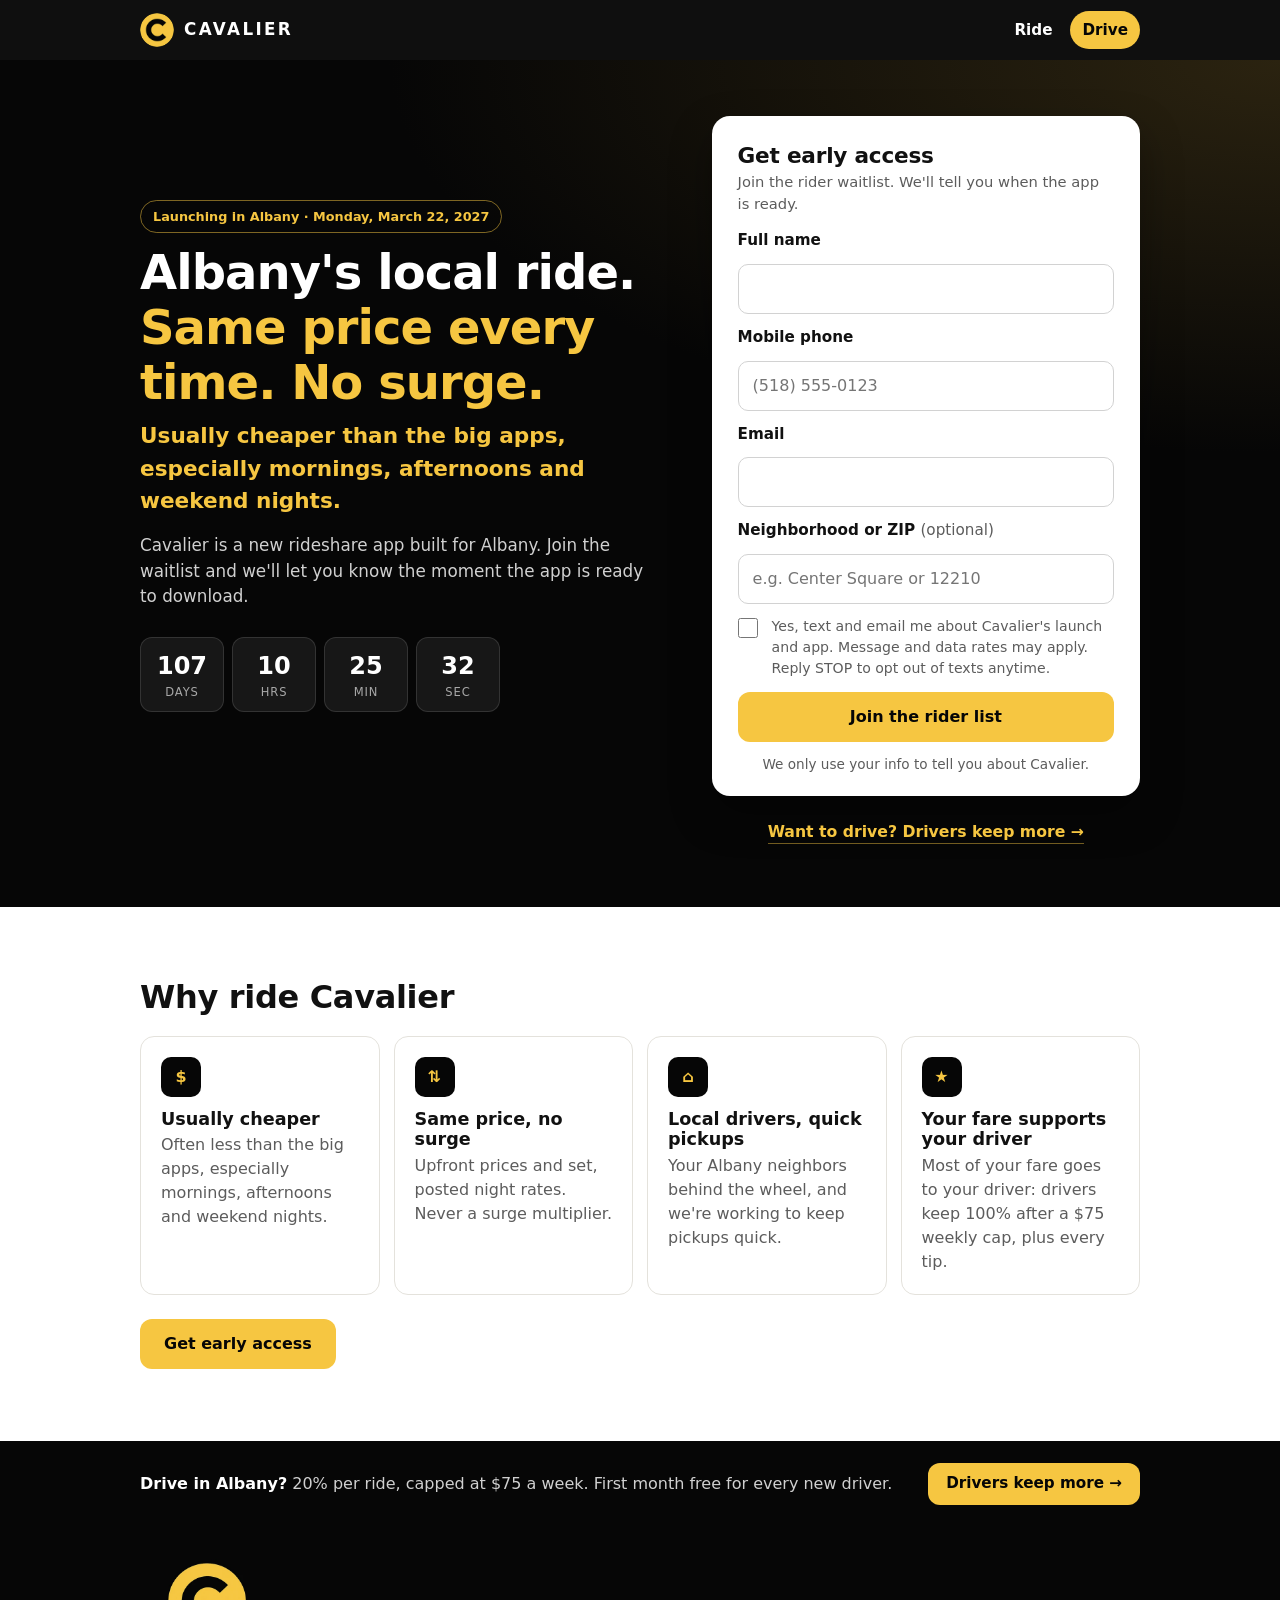
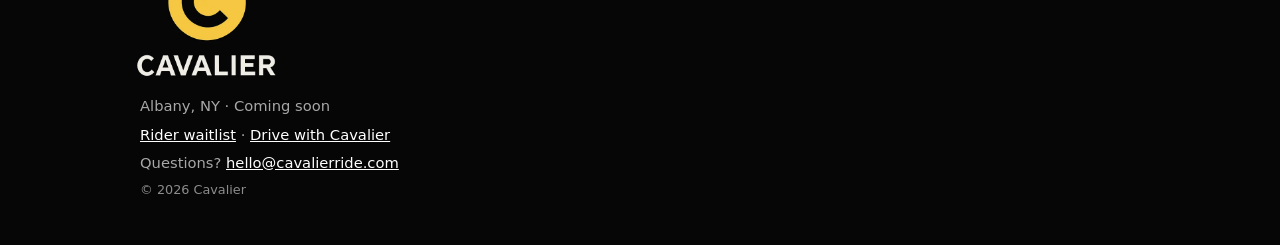
<file: index.html>
<!doctype html>
<html lang="en">
<head>
  <meta charset="utf-8">
  <meta name="viewport" content="width=device-width, initial-scale=1, viewport-fit=cover">
  <title>Cavalier — Albany's local ride</title>
  <meta name="description" content="Cavalier is a new local rideshare app launching in Albany, NY. Same price every time, no surge, and usually cheaper than the big apps, especially mornings, afternoons and weekend nights. Join the rider waitlist for early access.">
  <meta name="theme-color" content="#060606">
  <meta property="og:title" content="Cavalier — Albany's local ride">
  <meta property="og:description" content="Same price every time. No surge. Usually cheaper than the big apps, especially mornings, afternoons and weekend nights. Join the waitlist.">
  <meta name="twitter:description" content="Same price every time. No surge. Usually cheaper than the big apps, especially mornings, afternoons and weekend nights. Join the waitlist.">
  <meta property="og:type" content="website">
  <!-- Domain: cavalierride.com -->
  <meta property="og:image" content="https://cavalierride.com/assets/og-image.jpg">
  <meta property="og:url" content="https://cavalierride.com/">
  <meta property="og:image:width" content="1200">
  <meta property="og:image:height" content="630">
  <meta property="og:image:alt" content="Cavalier logo">
  <meta name="twitter:card" content="summary_large_image">
  <link rel="icon" type="image/png" sizes="32x32" href="assets/favicon-32.png">
  <link rel="icon" type="image/png" sizes="192x192" href="assets/icon-192.png">
  <link rel="apple-touch-icon" sizes="180x180" href="assets/apple-touch-icon.png">
  <link rel="manifest" href="site.webmanifest">
  <link rel="stylesheet" href="css/styles.css?v=20261027b">
  <script>
    /* Old driver links (?type=driver, ?join=driver, #drive) now go to the driver page, keeping UTMs and ?ref= codes. */
    (function () {
      var q = new URLSearchParams(location.search), h = location.hash;
      if (q.get("type") === "driver" || q.get("join") === "driver" || h === "#drive" || h === "#driver") {
        var base = /(^|\.)cavalierride\.com$/.test(location.hostname) ? "/drive" : "drive.html";
        location.replace(base + location.search + "#signup");
      }
    })();
  </script>
</head>
<body>
  <header class="site-header">
    <div class="wrap header-inner">
      <a class="brand" href="#top" aria-label="Cavalier home"><img class="brand-logo" src="assets/mark-96.png" width="34" height="34" alt=""><span class="brand-name">Cavalier</span></a>
      <nav class="header-nav" aria-label="Main">
        <a href="#signup" data-focus-form>Ride</a>
        <a href="/drive" class="nav-cta">Drive</a>
      </nav>
    </div>
  </header>

  <main id="top">
    <section class="hero hero-rider">
      <div class="wrap hero-grid">
        <div class="hero-copy">
          <p class="pill" id="launch-pill">Launching in Albany, NY</p>
          <h1>Albany's local ride.<br><span class="accent">Same price every time. No surge.</span></h1>
          <p class="hero-savings">Usually cheaper than the big apps, especially mornings, afternoons and weekend nights.</p>
          <p class="lede lede-wide">Cavalier is a new rideshare app built for Albany. Join the waitlist and we'll let you know the moment the app is ready to download.</p>
          <div class="countdown countdown-wide" id="hero-countdown" hidden aria-live="off">
            <div><span data-cd="d">0</span><small>days</small></div>
            <div><span data-cd="h">0</span><small>hrs</small></div>
            <div><span data-cd="m">0</span><small>min</small></div>
            <div><span data-cd="s">0</span><small>sec</small></div>
          </div>
        </div>

        <div class="signup-card" id="signup" aria-labelledby="signup-title">
          <h2 id="signup-title">Get early access</h2>
          <p class="signup-sub">Join the rider waitlist. We'll tell you when the app is ready.</p>

          <p class="ref-note" id="ref-note" hidden>Referred by driver code <strong id="ref-code-label"></strong></p>

          <!-- RIDER FORM -->
          <div id="panel-rider" class="panel">
            <form id="rider-form" class="form" novalidate data-type="rider">
              <div class="field">
                <label for="r-name">Full name</label>
                <input id="r-name" name="name" type="text" autocomplete="name" required maxlength="80">
                <p class="error" id="r-name-err" aria-live="polite"></p>
              </div>
              <div class="field">
                <label for="r-phone">Mobile phone</label>
                <input id="r-phone" name="phone" type="tel" inputmode="tel" autocomplete="tel-national" placeholder="(518) 555-0123" required maxlength="20">
                <p class="error" id="r-phone-err" aria-live="polite"></p>
              </div>
              <div class="field">
                <label for="r-email">Email</label>
                <input id="r-email" name="email" type="email" autocomplete="email" required maxlength="120">
                <p class="error" id="r-email-err" aria-live="polite"></p>
              </div>
              <div class="field">
                <label for="r-area">Neighborhood or ZIP <span class="opt">(optional)</span></label>
                <input id="r-area" name="area" type="text" autocomplete="postal-code" placeholder="e.g. Center Square or 12210" maxlength="60">
              </div>
              <div class="check">
                <input id="r-optin" name="optIn" type="checkbox">
                <label for="r-optin">Yes, text and email me about Cavalier's launch and app. Message and data rates may apply. Reply STOP to opt out of texts anytime.</label>
              </div>
              <div class="hp" aria-hidden="true"><label for="r-web">Leave blank</label><input id="r-web" name="website" type="text" tabindex="-1" autocomplete="off"></div>
              <button class="btn btn-primary btn-block" type="submit">Join the rider list</button>
              <p class="form-status" aria-live="polite"></p>
              <p class="privacy">We only use your info to tell you about Cavalier.</p>
            </form>
          </div>

          <!-- THANK YOU -->
          <div id="thanks" class="thanks" hidden tabindex="-1" aria-live="polite">
            <div class="check-badge" aria-hidden="true">✓</div>
            <h3 id="thanks-title">You're on the list!</h3>
            <p id="thanks-msg"></p>

            <div class="countdown countdown-lg" id="thanks-countdown" hidden>
              <div><span data-cd="d">0</span><small>days</small></div>
              <div><span data-cd="h">0</span><small>hrs</small></div>
              <div><span data-cd="m">0</span><small>min</small></div>
              <div><span data-cd="s">0</span><small>sec</small></div>
            </div>
            <p class="launch-line" id="thanks-launch"></p>

            <div class="store-btns" id="store-btns" hidden></div>

            <button class="btn btn-link" type="button" id="another">Sign up someone else</button>
          </div>
        </div>

        <p class="drive-line"><a href="/drive">Want to drive? Drivers keep more <span aria-hidden="true">→</span></a></p>
      </div>
    </section>

    <section class="section" aria-labelledby="why-riders">
      <div class="wrap">
        <h2 id="why-riders">Why ride Cavalier</h2>
        <div class="cards cards-4">
          <article class="card">
            <div class="icon" aria-hidden="true">$</div>
            <h3>Usually cheaper</h3>
            <p>Often less than the big apps, especially mornings, afternoons and weekend nights.</p>
          </article>
          <article class="card">
            <div class="icon" aria-hidden="true">⇅</div>
            <h3>Same price, no surge</h3>
            <p>Upfront prices and set, posted night rates. Never a surge multiplier.</p>
          </article>
          <article class="card">
            <div class="icon" aria-hidden="true">⌂</div>
            <h3>Local drivers, quick pickups</h3>
            <p>Your Albany neighbors behind the wheel, and we're working to keep pickups quick.</p>
          </article>
          <article class="card">
            <div class="icon" aria-hidden="true">★</div>
            <h3>Your fare supports your driver</h3>
            <p>Most of your fare goes to your driver: drivers keep 100% after a $75 weekly cap, plus every tip.</p>
          </article>
        </div>
        <div class="hero-ctas why-cta">
          <a class="btn btn-primary" href="#signup" data-focus-form>Get early access</a>
        </div>
      </div>
    </section>

    <section class="drive-banner" aria-label="Drive with Cavalier">
      <div class="wrap drive-banner-inner">
        <p><strong>Drive in Albany?</strong> 20% per ride, capped at $75 a week. First month free for every new driver.</p>
        <a class="btn btn-primary btn-small" href="/drive">Drivers keep more →</a>
      </div>
    </section>
  </main>

  <footer class="site-footer">
    <div class="wrap">
      <img class="footer-logo" src="assets/cavalier-logo-452.webp" width="150" height="123" alt="Cavalier" loading="lazy">
      <p>Albany, NY · Coming soon</p>
      <p><a href="#signup" data-focus-form>Rider waitlist</a> · <a href="/drive">Drive with Cavalier</a></p>
      <p id="footer-contact" hidden></p>
      <p class="fine">© <span id="year"></span> Cavalier</p>
    </div>
  </footer>

  <script src="js/config.js?v=20261027a"></script>
  <script src="js/app.js?v=20261027a"></script>
</body>
</html>
</file>
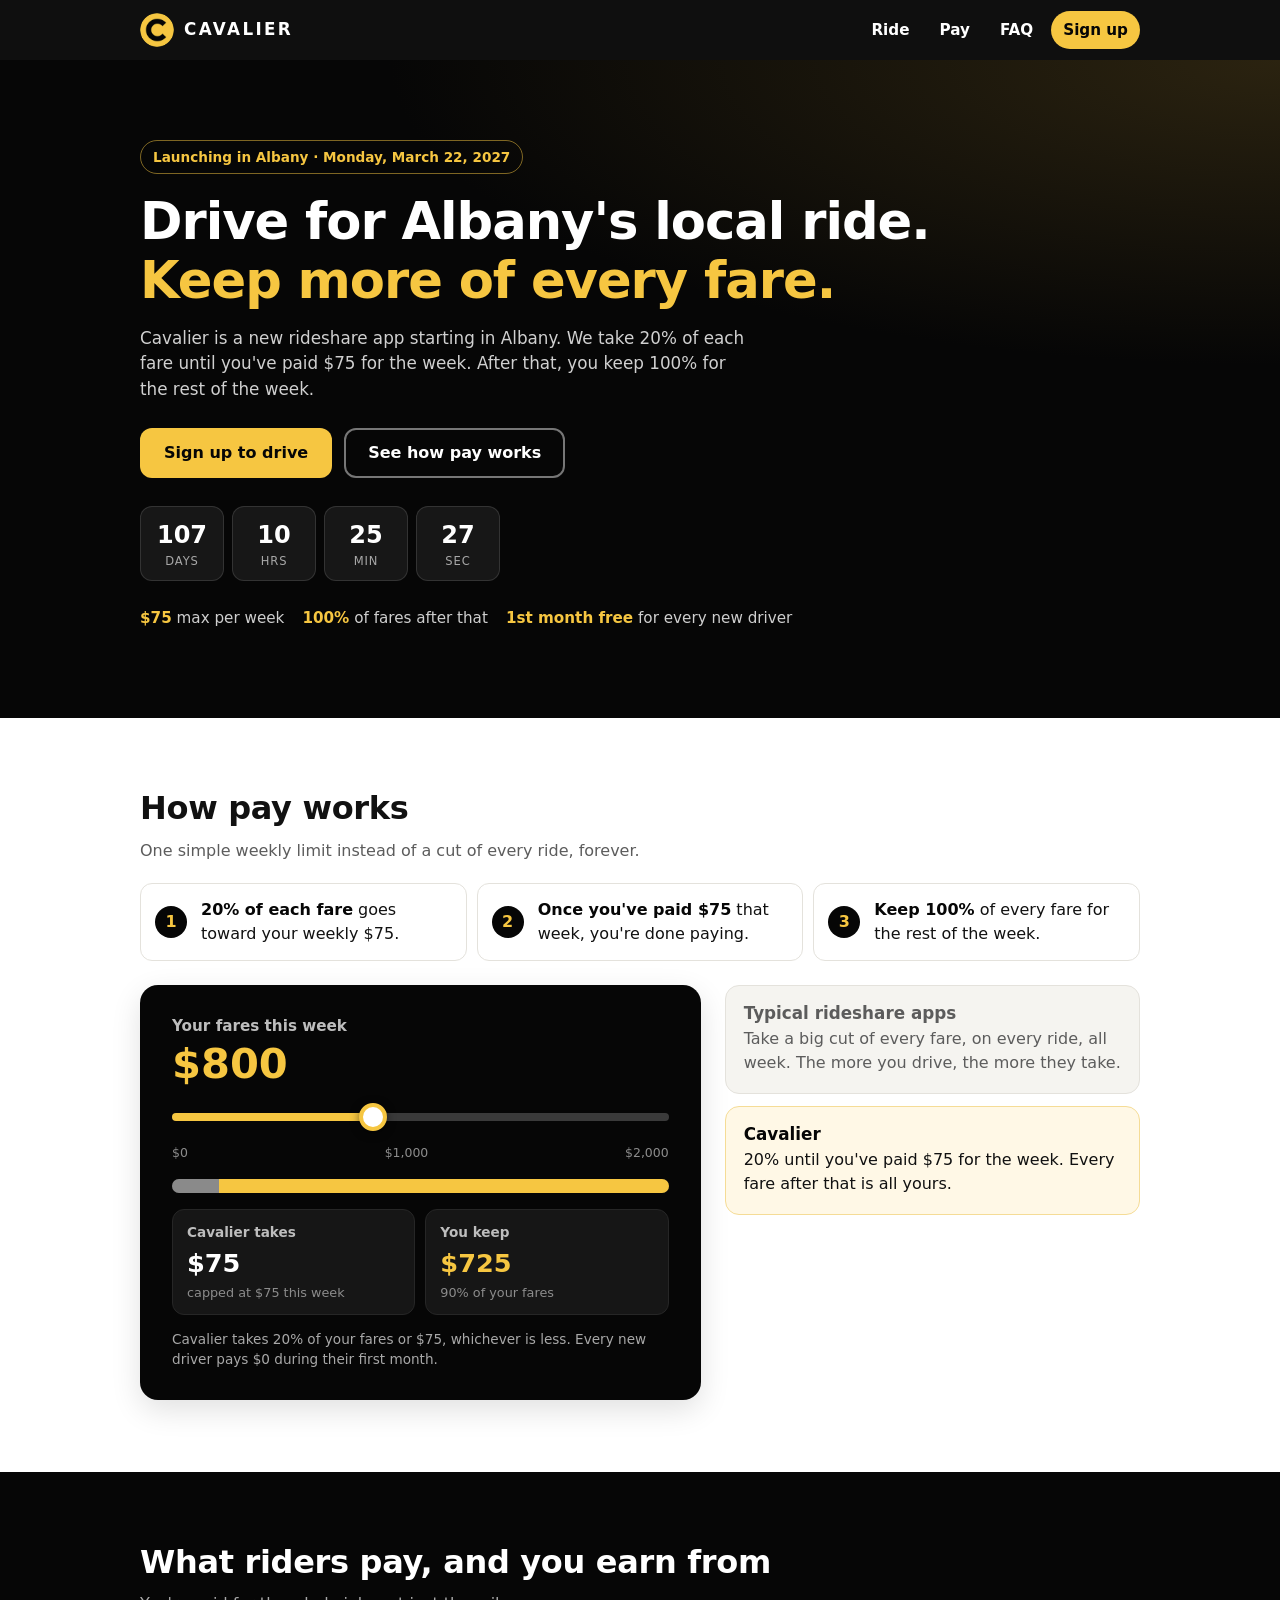
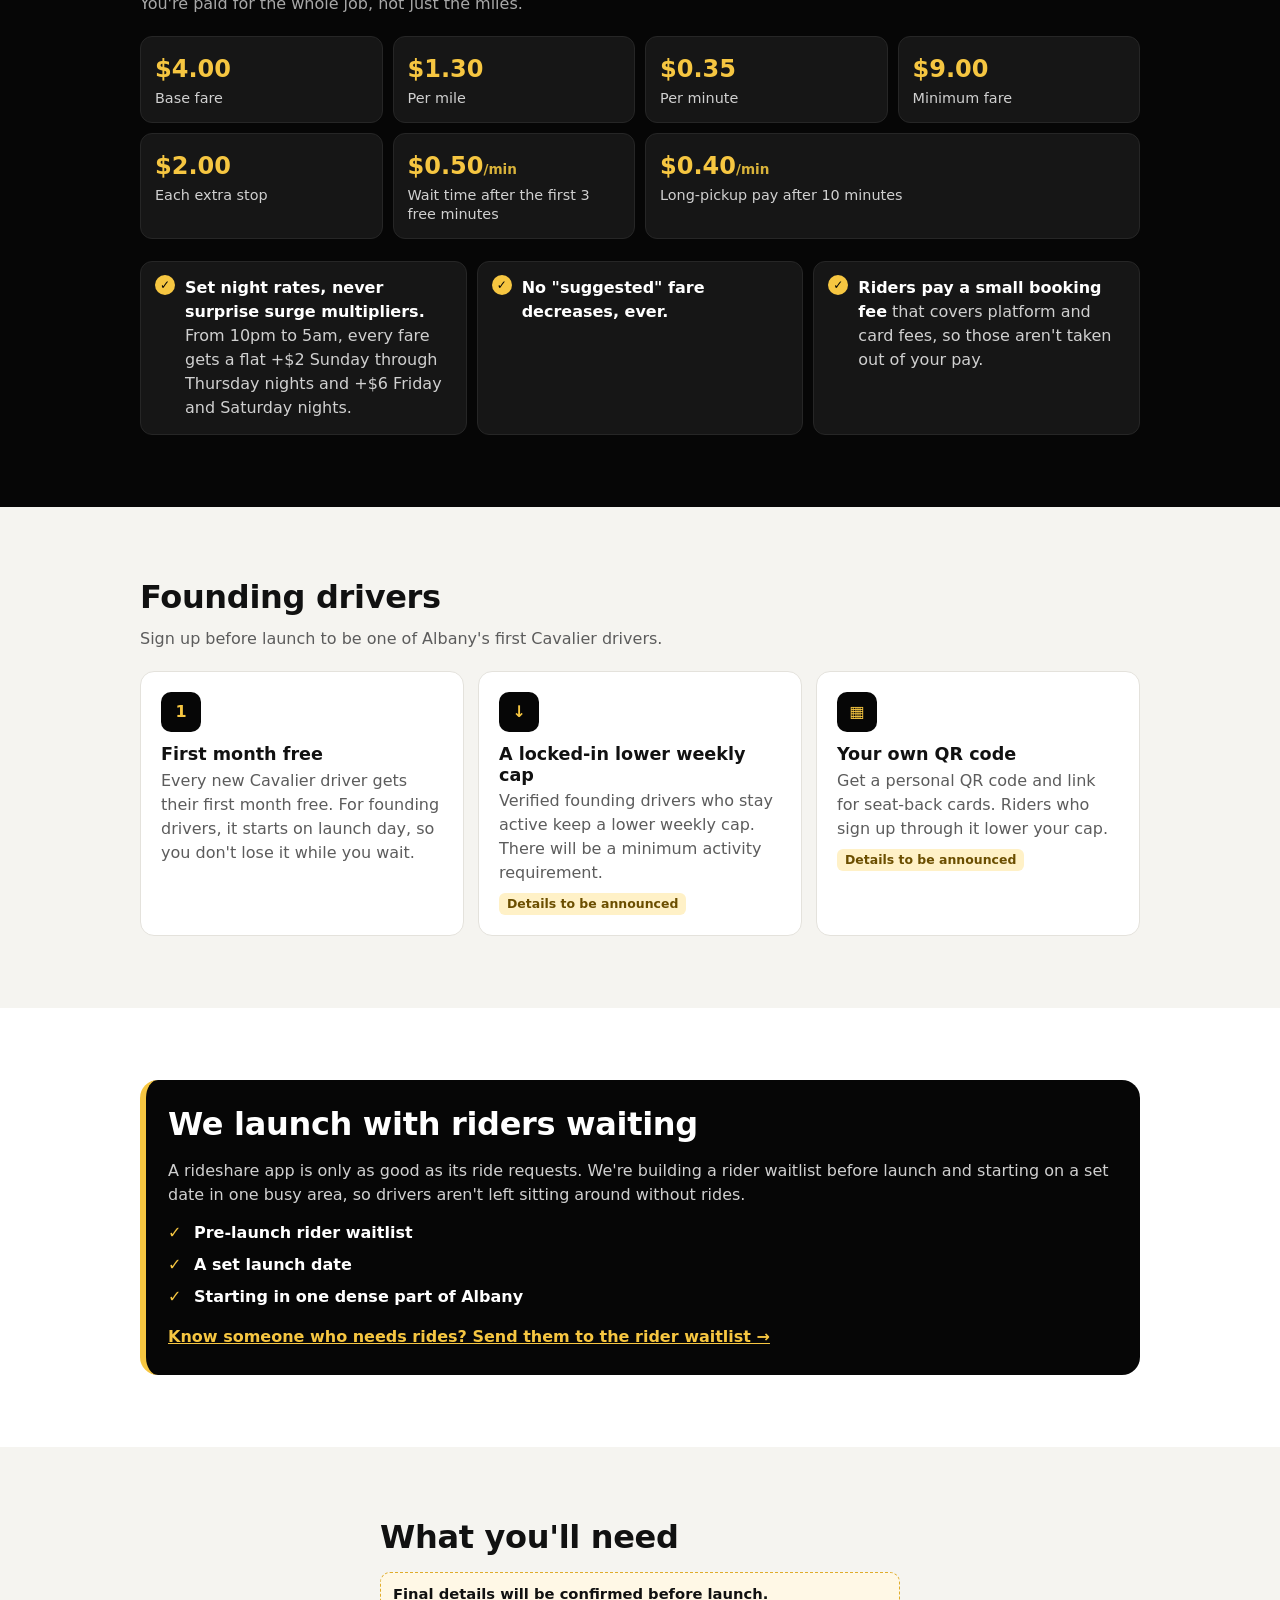
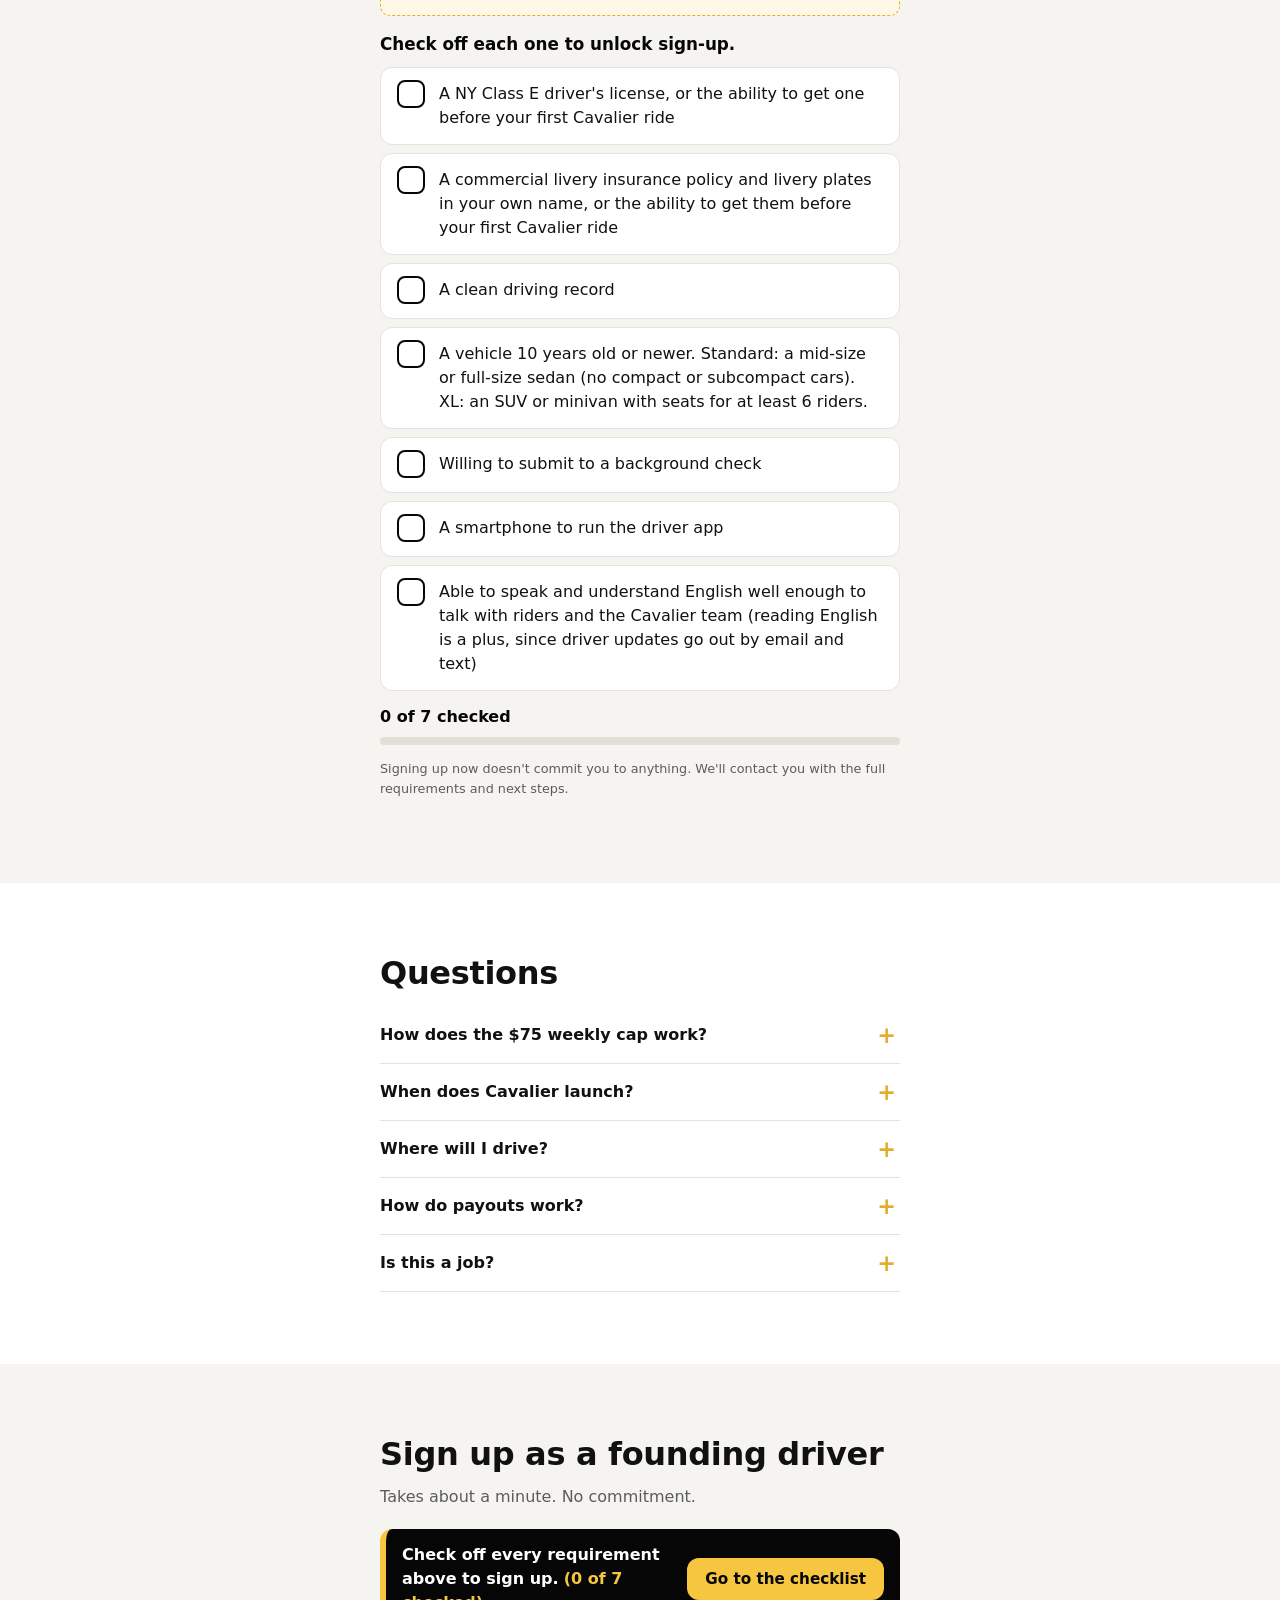
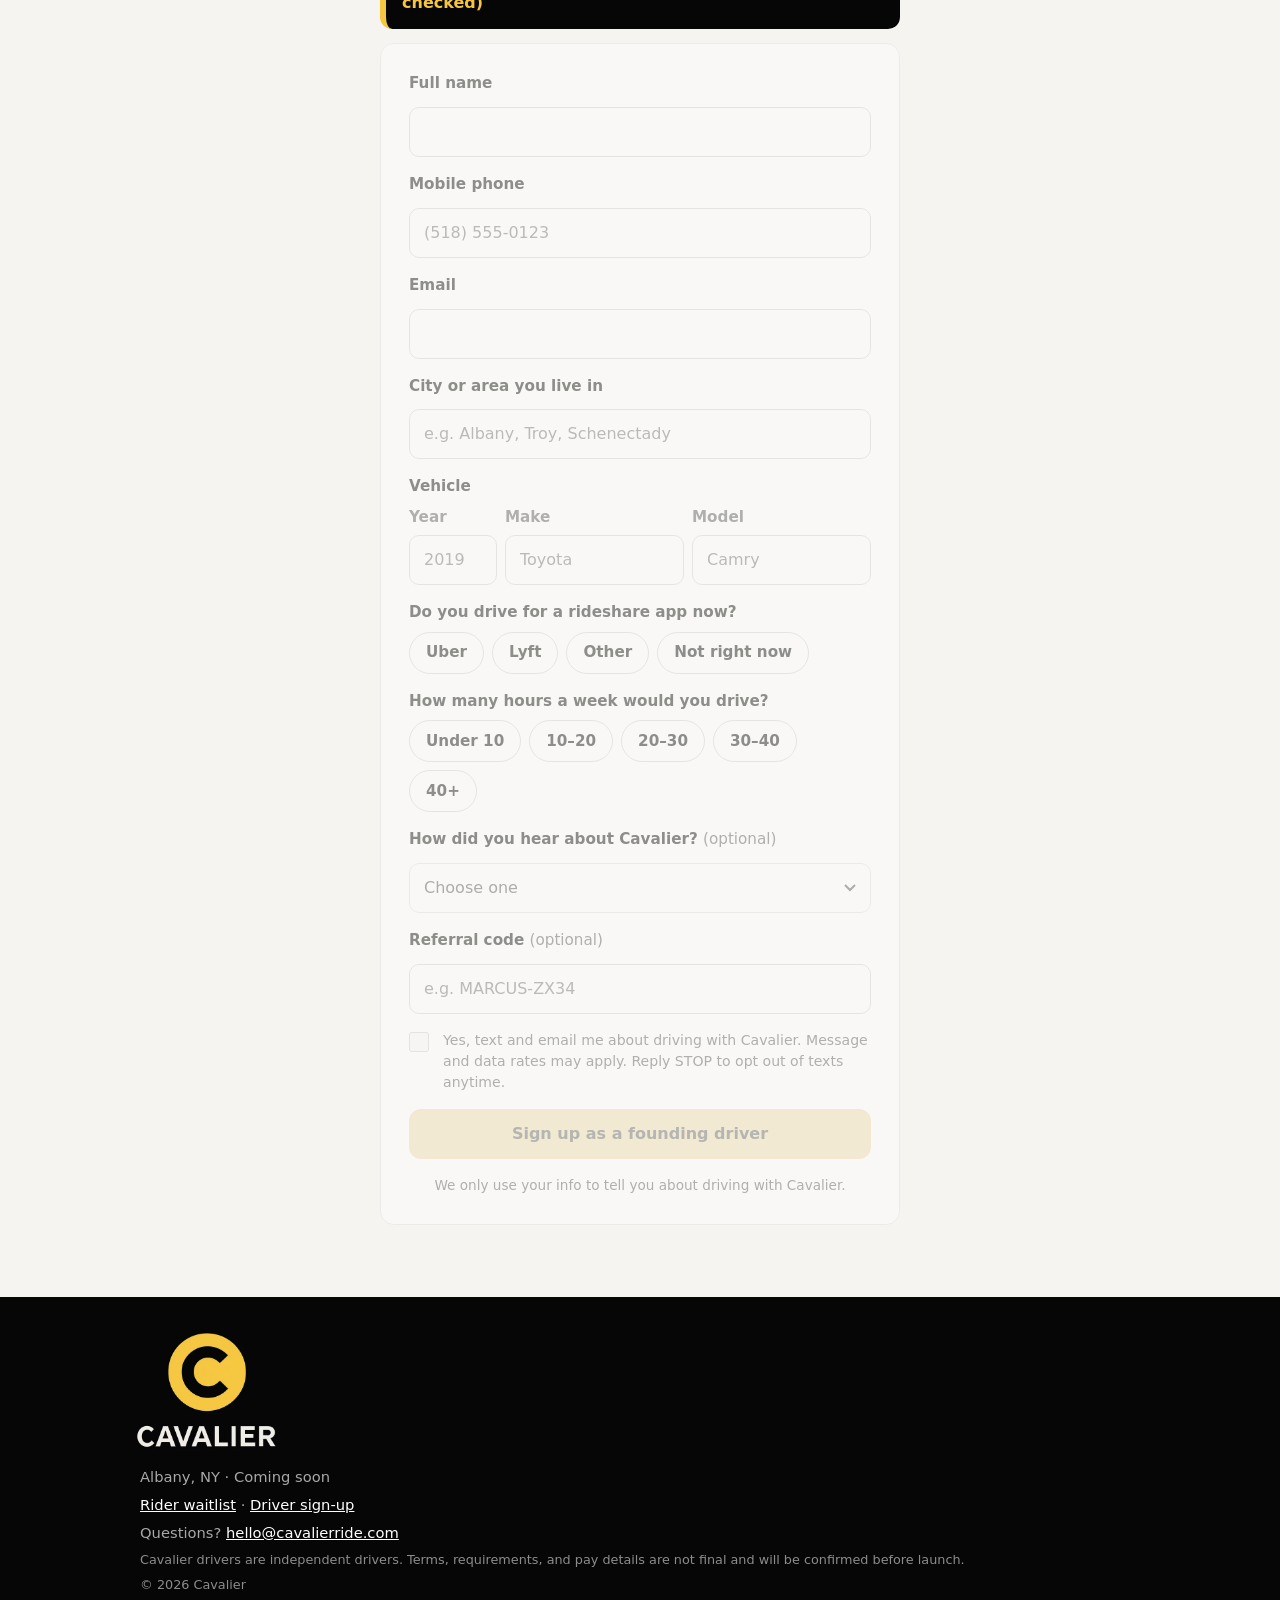
<file: drive.html>
<!doctype html>
<html lang="en">
<head>
  <meta charset="utf-8">
  <meta name="viewport" content="width=device-width, initial-scale=1, viewport-fit=cover">
  <title>Drive for Cavalier — Albany's local ride</title>
  <meta name="description" content="Drive for Cavalier, a new local rideshare launching in Albany, NY. 20% of each fare until you've paid $75 for the week, then you keep 100%. Every new driver gets their first month free.">
  <meta name="theme-color" content="#060606">
  <meta property="og:title" content="Drive for Cavalier — keep more of every fare">
  <meta property="og:description" content="Albany's new local rideshare. 20% per fare until $75 for the week, then keep 100%. New drivers: first month free.">
  <meta property="og:type" content="website">
  <!-- Domain: cavalierride.com -->
  <meta property="og:image" content="https://cavalierride.com/assets/og-driver.jpg">
  <meta property="og:url" content="https://cavalierride.com/drive.html">
  <meta property="og:image:width" content="1200">
  <meta property="og:image:height" content="630">
  <meta property="og:image:alt" content="Drive for Cavalier. Keep more of every fare.">
  <meta name="twitter:card" content="summary_large_image">
  <link rel="icon" type="image/png" sizes="32x32" href="assets/favicon-32.png">
  <link rel="icon" type="image/png" sizes="192x192" href="assets/icon-192.png">
  <link rel="apple-touch-icon" sizes="180x180" href="assets/apple-touch-icon.png">
  <link rel="manifest" href="site.webmanifest">
  <link rel="stylesheet" href="css/styles.css?v=20261027b">
</head>
<body class="driver-page">
  <header class="site-header">
    <div class="wrap header-inner">
      <a class="brand" href="#top" aria-label="Cavalier driver page, top"><img class="brand-logo" src="assets/mark-96.png" width="34" height="34" alt=""><span class="brand-name">Cavalier</span></a>
      <nav class="header-nav" aria-label="Main">
        <a href="./" class="nav-plain">Ride</a>
        <a href="#pay" class="nav-plain nav-wide">Pay</a>
        <a href="#faq" class="nav-plain nav-wide">FAQ</a>
        <a href="#signup" class="nav-cta">Sign up</a>
      </nav>
    </div>
  </header>

  <main id="top">
    <!-- HERO -->
    <section class="hero">
      <div class="wrap">
        <p class="pill" id="launch-pill">Launching in Albany, NY</p>
        <h1>Drive for Albany's local ride.<br><span class="accent">Keep more of every fare.</span></h1>
        <p class="lede">Cavalier is a new rideshare app starting in Albany. We take 20% of each fare until you've paid $75 for the week. After that, you keep 100% for the rest of the week.</p>
        <div class="hero-ctas">
          <a class="btn btn-primary" href="#signup">Sign up to drive</a>
          <a class="btn btn-ghost" href="#pay">See how pay works</a>
        </div>
        <div class="countdown" id="hero-countdown" hidden aria-live="off">
          <div><span data-cd="d">0</span><small>days</small></div>
          <div><span data-cd="h">0</span><small>hrs</small></div>
          <div><span data-cd="m">0</span><small>min</small></div>
          <div><span data-cd="s">0</span><small>sec</small></div>
        </div>
        <ul class="hero-points">
          <li><strong>$75</strong> max per week</li>
          <li><strong>100%</strong> of fares after that</li>
          <li><strong>1st month free</strong> for every new driver</li>
        </ul>
      </div>
    </section>

    <!-- PAY -->
    <section class="section" id="pay" aria-labelledby="pay-title">
      <div class="wrap">
        <h2 id="pay-title">How pay works</h2>
        <p class="section-lede">One simple weekly limit instead of a cut of every ride, forever.</p>
        <ol class="steps">
          <li><span class="step-n">1</span><div><strong>20% of each fare</strong> goes toward your weekly $75.</div></li>
          <li><span class="step-n">2</span><div><strong>Once you've paid $75</strong> that week, you're done paying.</div></li>
          <li><span class="step-n">3</span><div><strong>Keep 100%</strong> of every fare for the rest of the week.</div></li>
        </ol>

        <div class="pay-grid">
        <div class="calc" id="calc">
          <label class="calc-label" for="calc-range">Your fares this week</label>
          <div class="calc-amount"><span id="calc-fares">$800</span></div>
          <input id="calc-range" class="calc-range" type="range" min="0" max="2000" step="25" value="800" aria-describedby="calc-out">
          <div class="calc-scale" aria-hidden="true"><span>$0</span><span>$1,000</span><span>$2,000</span></div>
          <div class="calc-bar" aria-hidden="true"><span class="calc-bar-fee" id="calc-bar-fee"></span><span class="calc-bar-keep" id="calc-bar-keep"></span></div>
          <dl class="calc-out" id="calc-out" aria-live="polite">
            <div><dt>Cavalier takes</dt><dd id="calc-fee">$75</dd><p class="calc-sub" id="calc-fee-note">capped at $75</p></div>
            <div class="calc-keep"><dt>You keep</dt><dd id="calc-keep">$725</dd><p class="calc-sub" id="calc-pct">91% of your fares</p></div>
          </dl>
          <p class="calc-note">Cavalier takes 20% of your fares or $75, whichever is less. Every new driver pays $0 during their first month.</p>
        </div>

        <div class="contrast">
          <div class="contrast-col">
            <h3>Typical rideshare apps</h3>
            <p>Take a big cut of every fare, on every ride, all week. The more you drive, the more they take.</p>
          </div>
          <div class="contrast-col contrast-us">
            <h3>Cavalier</h3>
            <p>20% until you've paid $75 for the week. Every fare after that is all yours.</p>
          </div>
        </div>
        </div>
      </div>
    </section>

    <!-- RATE CARD -->
    <section class="section section-dark" id="rates" aria-labelledby="rates-title">
      <div class="wrap">
        <h2 id="rates-title">What riders pay, and you earn from</h2>
        <p class="section-lede">You're paid for the whole job, not just the miles.</p>
        <div class="rate-grid">
          <div class="rate"><span class="rate-val">$4.00</span><span class="rate-name">Base fare</span></div>
          <div class="rate"><span class="rate-val">$1.30</span><span class="rate-name">Per mile</span></div>
          <div class="rate"><span class="rate-val">$0.35</span><span class="rate-name">Per minute</span></div>
          <div class="rate"><span class="rate-val">$9.00</span><span class="rate-name">Minimum fare</span></div>
          <div class="rate"><span class="rate-val">$2.00</span><span class="rate-name">Each extra stop</span></div>
          <div class="rate"><span class="rate-val">$0.50<small>/min</small></span><span class="rate-name">Wait time after the first 3 free minutes</span></div>
          <div class="rate"><span class="rate-val">$0.40<small>/min</small></span><span class="rate-name">Long-pickup pay after 10 minutes</span></div>
        </div>
        <ul class="perks perks-dark">
          <li><strong>Set night rates, never surprise surge multipliers.</strong> From 10pm to 5am, every fare gets a flat +$2 Sunday through Thursday nights and +$6 Friday and Saturday nights.</li>
          <li><strong>No "suggested" fare decreases, ever.</strong></li>
          <li><strong>Riders pay a small booking fee</strong> that covers platform and card fees, so those aren't taken out of your pay.</li>
        </ul>
      </div>
    </section>

    <!-- FOUNDING DRIVERS -->
    <section class="section section-alt" id="founding" aria-labelledby="founding-title">
      <div class="wrap">
        <h2 id="founding-title">Founding drivers</h2>
        <p class="section-lede">Sign up before launch to be one of Albany's first Cavalier drivers.</p>
        <div class="cards">
          <article class="card">
            <div class="icon" aria-hidden="true">1</div>
            <h3>First month free</h3>
            <p>Every new Cavalier driver gets their first month free. For founding drivers, it starts on launch day, so you don't lose it while you wait.</p>
          </article>
          <article class="card">
            <div class="icon" aria-hidden="true">↓</div>
            <h3>A locked-in lower weekly cap</h3>
            <p>Verified founding drivers who stay active keep a lower weekly cap. There will be a minimum activity requirement. <span class="tbd">Details to be announced</span></p>
          </article>
          <article class="card">
            <div class="icon" aria-hidden="true">▦</div>
            <h3>Your own QR code</h3>
            <p>Get a personal QR code and link for seat-back cards. Riders who sign up through it lower your cap. <span class="tbd">Details to be announced</span></p>
          </article>
        </div>
      </div>
    </section>

    <!-- RIDERS WAITING -->
    <section class="section" id="riders-waiting" aria-labelledby="waiting-title">
      <div class="wrap">
        <div class="promise">
          <h2 id="waiting-title">We launch with riders waiting</h2>
          <p>A rideshare app is only as good as its ride requests. We're building a rider waitlist before launch and starting on a set date in one busy area, so drivers aren't left sitting around without rides.</p>
          <ul class="promise-list">
            <li>Pre-launch rider waitlist</li>
            <li>A set launch date</li>
            <li>Starting in one dense part of Albany</li>
          </ul>
          <a class="text-link" href="./">Know someone who needs rides? Send them to the rider waitlist →</a>
        </div>
      </div>
    </section>

    <!-- REQUIREMENTS -->
    <section class="section section-alt" id="requirements" aria-labelledby="req-title">
      <div class="wrap narrow">
        <h2 id="req-title">What you'll need</h2>
        <p class="tbd-banner">Final details will be confirmed before launch.</p>
        <p class="req-intro" id="req-intro" hidden><strong>Check off each one to unlock sign-up.</strong></p>
        <ul class="req-list req-checklist" id="req-list" aria-labelledby="req-title">
          <li><label class="req-item" for="req-1"><input class="req-check" id="req-1" type="checkbox"><span class="req-box" aria-hidden="true"></span><span class="req-text">A NY Class E driver's license, or the ability to get one before your first Cavalier ride</span></label></li>
          <li><label class="req-item" for="req-2"><input class="req-check" id="req-2" type="checkbox"><span class="req-box" aria-hidden="true"></span><span class="req-text">A commercial livery insurance policy and livery plates in your own name, or the ability to get them before your first Cavalier ride</span></label></li>
          <li><label class="req-item" for="req-3"><input class="req-check" id="req-3" type="checkbox"><span class="req-box" aria-hidden="true"></span><span class="req-text">A clean driving record</span></label></li>
          <li><label class="req-item" for="req-4"><input class="req-check" id="req-4" type="checkbox"><span class="req-box" aria-hidden="true"></span><span class="req-text">A vehicle 10 years old or newer. Standard: a mid-size or full-size sedan (no compact or subcompact cars). XL: an SUV or minivan with seats for at least 6 riders.</span></label></li>
          <li><label class="req-item" for="req-5"><input class="req-check" id="req-5" type="checkbox"><span class="req-box" aria-hidden="true"></span><span class="req-text">Willing to submit to a background check</span></label></li>
          <li><label class="req-item" for="req-6"><input class="req-check" id="req-6" type="checkbox"><span class="req-box" aria-hidden="true"></span><span class="req-text">A smartphone to run the driver app</span></label></li>
          <li><label class="req-item" for="req-7"><input class="req-check" id="req-7" type="checkbox"><span class="req-box" aria-hidden="true"></span><span class="req-text">Able to speak and understand English well enough to talk with riders and the Cavalier team (reading English is a plus, since driver updates go out by email and text)</span></label></li>
        </ul>
        <p class="req-progress" id="req-progress" aria-live="polite" hidden></p>
        <div class="req-eligible" id="req-eligible" hidden><p><strong>You're eligible: sign up below.</strong></p><a class="btn btn-primary btn-block" href="#signup" id="req-go">Continue to sign-up</a></div>
        <p class="fine">Signing up now doesn't commit you to anything. We'll contact you with the full requirements and next steps.</p>
      </div>
    </section>

    <!-- FAQ -->
    <section class="section" id="faq" aria-labelledby="faq-title">
      <div class="wrap narrow">
        <h2 id="faq-title">Questions</h2>
        <div class="faq">
          <details>
            <summary>How does the $75 weekly cap work?</summary>
            <p>Every week, 20% of each fare goes to Cavalier until the total reaches $75. After that you keep 100% of your fares for the rest of the week. If 20% of your fares comes to less than $75, you only pay that 20%. The count starts over each week.</p>
          </details>
          <details>
            <summary>When does Cavalier launch?</summary>
            <p id="faq-launch">We'll launch on a set date once the rider waitlist is ready. Everyone who signs up will hear about it first by text and email.</p>
          </details>
          <details>
            <summary>Where will I drive?</summary>
            <p>Albany first. We're starting in one dense area so riders get quick pickups and drivers stay busy, then growing from there.</p>
          </details>
          <details>
            <summary>How do payouts work?</summary>
            <p>Payouts will be weekly. Full details will be shared before launch.</p>
          </details>
          <details>
            <summary>Is this a job?</summary>
            <p>No. Cavalier drivers will be independent drivers, not employees on a schedule. The full driver terms will be shared before launch.</p>
          </details>
        </div>
      </div>
    </section>

    <!-- SIGN-UP -->
    <section class="section section-alt" id="signup" aria-labelledby="signup-title">
      <div class="wrap narrow">
        <h2 id="signup-title">Sign up as a founding driver</h2>
        <p class="section-lede">Takes about a minute. No commitment.</p>

        <div id="driver-panel">
          <div class="lock-note" id="lock-note" hidden role="status">
            <p><strong>Check off every requirement above to sign up.</strong> <span id="lock-count"></span></p>
            <a class="btn btn-small" href="#requirements" id="lock-go">Go to the checklist</a>
          </div>
          <form id="driver-form" class="form form-card" novalidate>
            <div class="field">
              <label for="d-name">Full name</label>
              <input id="d-name" name="name" type="text" autocomplete="name" required maxlength="80">
              <p class="error" id="d-name-err" aria-live="polite"></p>
            </div>
            <div class="field">
              <label for="d-phone">Mobile phone</label>
              <input id="d-phone" name="phone" type="tel" inputmode="tel" autocomplete="tel-national" placeholder="(518) 555-0123" required maxlength="20">
              <p class="error" id="d-phone-err" aria-live="polite"></p>
            </div>
            <div class="field">
              <label for="d-email">Email</label>
              <input id="d-email" name="email" type="email" autocomplete="email" required maxlength="120">
              <p class="error" id="d-email-err" aria-live="polite"></p>
            </div>
            <div class="field">
              <label for="d-area">City or area you live in</label>
              <input id="d-area" name="area" type="text" autocomplete="address-level2" placeholder="e.g. Albany, Troy, Schenectady" required maxlength="60">
              <p class="error" id="d-area-err" aria-live="polite"></p>
            </div>
            <fieldset class="field">
              <legend>Vehicle</legend>
              <div class="vehicle-row">
                <div><label class="sub-label" for="d-year">Year</label><input id="d-year" name="vehicleYear" type="number" inputmode="numeric" placeholder="2019" required></div>
                <div><label class="sub-label" for="d-make">Make</label><input id="d-make" name="vehicleMake" type="text" placeholder="Toyota" required maxlength="30"></div>
                <div><label class="sub-label" for="d-model">Model</label><input id="d-model" name="vehicleModel" type="text" placeholder="Camry" required maxlength="40"></div>
              </div>
              <p class="error" id="d-year-err" aria-live="polite"></p>
              <p class="error" id="d-make-err" aria-live="polite"></p>
              <p class="error" id="d-model-err" aria-live="polite"></p>
            </fieldset>
            <fieldset class="field">
              <legend>Do you drive for a rideshare app now?</legend>
              <div class="chips">
                <label class="chip"><input type="checkbox" name="currentlyDrives" value="Uber"><span>Uber</span></label>
                <label class="chip"><input type="checkbox" name="currentlyDrives" value="Lyft"><span>Lyft</span></label>
                <label class="chip"><input type="checkbox" name="currentlyDrives" value="Other"><span>Other</span></label>
                <label class="chip"><input type="checkbox" name="currentlyDrives" value="None"><span>Not right now</span></label>
              </div>
              <p class="error" id="d-drives-err" aria-live="polite"></p>
            </fieldset>
            <fieldset class="field">
              <legend>How many hours a week would you drive?</legend>
              <div class="chips">
                <label class="chip"><input type="radio" name="hoursPerWeek" value="Under 10"><span>Under 10</span></label>
                <label class="chip"><input type="radio" name="hoursPerWeek" value="10-20"><span>10–20</span></label>
                <label class="chip"><input type="radio" name="hoursPerWeek" value="20-30"><span>20–30</span></label>
                <label class="chip"><input type="radio" name="hoursPerWeek" value="30-40"><span>30–40</span></label>
                <label class="chip"><input type="radio" name="hoursPerWeek" value="40+"><span>40+</span></label>
              </div>
              <p class="error" id="d-hours-err" aria-live="polite"></p>
            </fieldset>
            <div class="field">
              <label for="d-heard">How did you hear about Cavalier? <span class="opt">(optional)</span></label>
              <select id="d-heard" name="heardAbout">
                <option value="">Choose one</option>
                <option>Facebook group</option>
                <option>Facebook post or ad</option>
                <option>Another driver</option>
                <option>Friend or family</option>
                <option>Flyer or seat-back card</option>
                <option>Other</option>
              </select>
            </div>
            <div class="field">
              <label for="d-ref">Referral code <span class="opt">(optional)</span></label>
              <input id="d-ref" name="refCode" type="text" autocapitalize="characters" autocomplete="off" placeholder="e.g. MARCUS-ZX34" maxlength="20">
            </div>
            <div class="check">
              <input id="d-optin" name="optIn" type="checkbox">
              <label for="d-optin">Yes, text and email me about driving with Cavalier. Message and data rates may apply. Reply STOP to opt out of texts anytime.</label>
            </div>
            <div class="hp" aria-hidden="true"><label for="d-web">Leave blank</label><input id="d-web" name="website" type="text" tabindex="-1" autocomplete="off"></div>
            <button class="btn btn-primary btn-block" type="submit">Sign up as a founding driver</button>
            <p class="form-status" aria-live="polite"></p>
            <p class="privacy">We only use your info to tell you about driving with Cavalier.</p>
          </form>
        </div>

        <!-- THANK YOU -->
        <div id="thanks" class="thanks" hidden tabindex="-1" aria-live="polite">
          <div class="check-badge" aria-hidden="true">✓</div>
          <h3 id="thanks-title">You're on the list!</h3>
          <p id="thanks-msg"></p>
          <div class="countdown countdown-lg" id="thanks-countdown" hidden>
            <div><span data-cd="d">0</span><small>days</small></div>
            <div><span data-cd="h">0</span><small>hrs</small></div>
            <div><span data-cd="m">0</span><small>min</small></div>
            <div><span data-cd="s">0</span><small>sec</small></div>
          </div>
          <p class="launch-line" id="thanks-launch"></p>
          <div class="store-btns" id="store-btns" hidden></div>

          <div class="referral" id="referral">
            <h4>Your rider referral code</h4>
            <p class="ref-code" id="my-ref-code"></p>
            <div class="qr" id="qr" role="img" aria-label="QR code for your referral link"></div>
            <div class="ref-link-row">
              <input id="my-ref-link" type="text" readonly aria-label="Your referral link">
              <button class="btn btn-small" type="button" id="copy-link">Copy</button>
            </div>
            <div class="ref-actions">
              <button class="btn btn-ghost btn-small" type="button" id="share-link">Share</button>
              <a class="btn btn-ghost btn-small" id="download-qr" download="cavalier-referral-qr.svg">Download QR</a>
            </div>
            <a class="btn btn-primary btn-small print-cards-btn" id="print-cards" href="print.html">Print seat-back cards</a>
            <p class="fine">Riders who join the waitlist with your link or QR code are credited to you. This is the code for your seat-back card. Use <strong>Print seat-back cards</strong> to make print-ready cards with your QR code, or screenshot this and save your link.</p>
            <p class="fine"><button class="btn-inline" type="button" id="share-driver">Know another driver? Share this page with them.</button></p>
          </div>

          <button class="btn btn-link" type="button" id="another">Sign up another driver</button>
        </div>
      </div>
    </section>
  </main>

  <footer class="site-footer">
    <div class="wrap">
      <img class="footer-logo" src="assets/cavalier-logo-452.webp" width="150" height="123" alt="Cavalier" loading="lazy">
      <p>Albany, NY · Coming soon</p>
      <p><a href="./">Rider waitlist</a> · <a href="#signup">Driver sign-up</a></p>
      <p id="footer-contact" hidden></p>
      <p class="fine">Cavalier drivers are independent drivers. Terms, requirements, and pay details are not final and will be confirmed before launch.</p>
      <p class="fine">© <span id="year"></span> Cavalier</p>
    </div>
  </footer>

  <script src="js/config.js?v=20261027a"></script>
  <script src="js/vendor/qrcode.js"></script>
  <script src="js/driver.js?v=20261027a"></script>
</body>
</html>
</file>
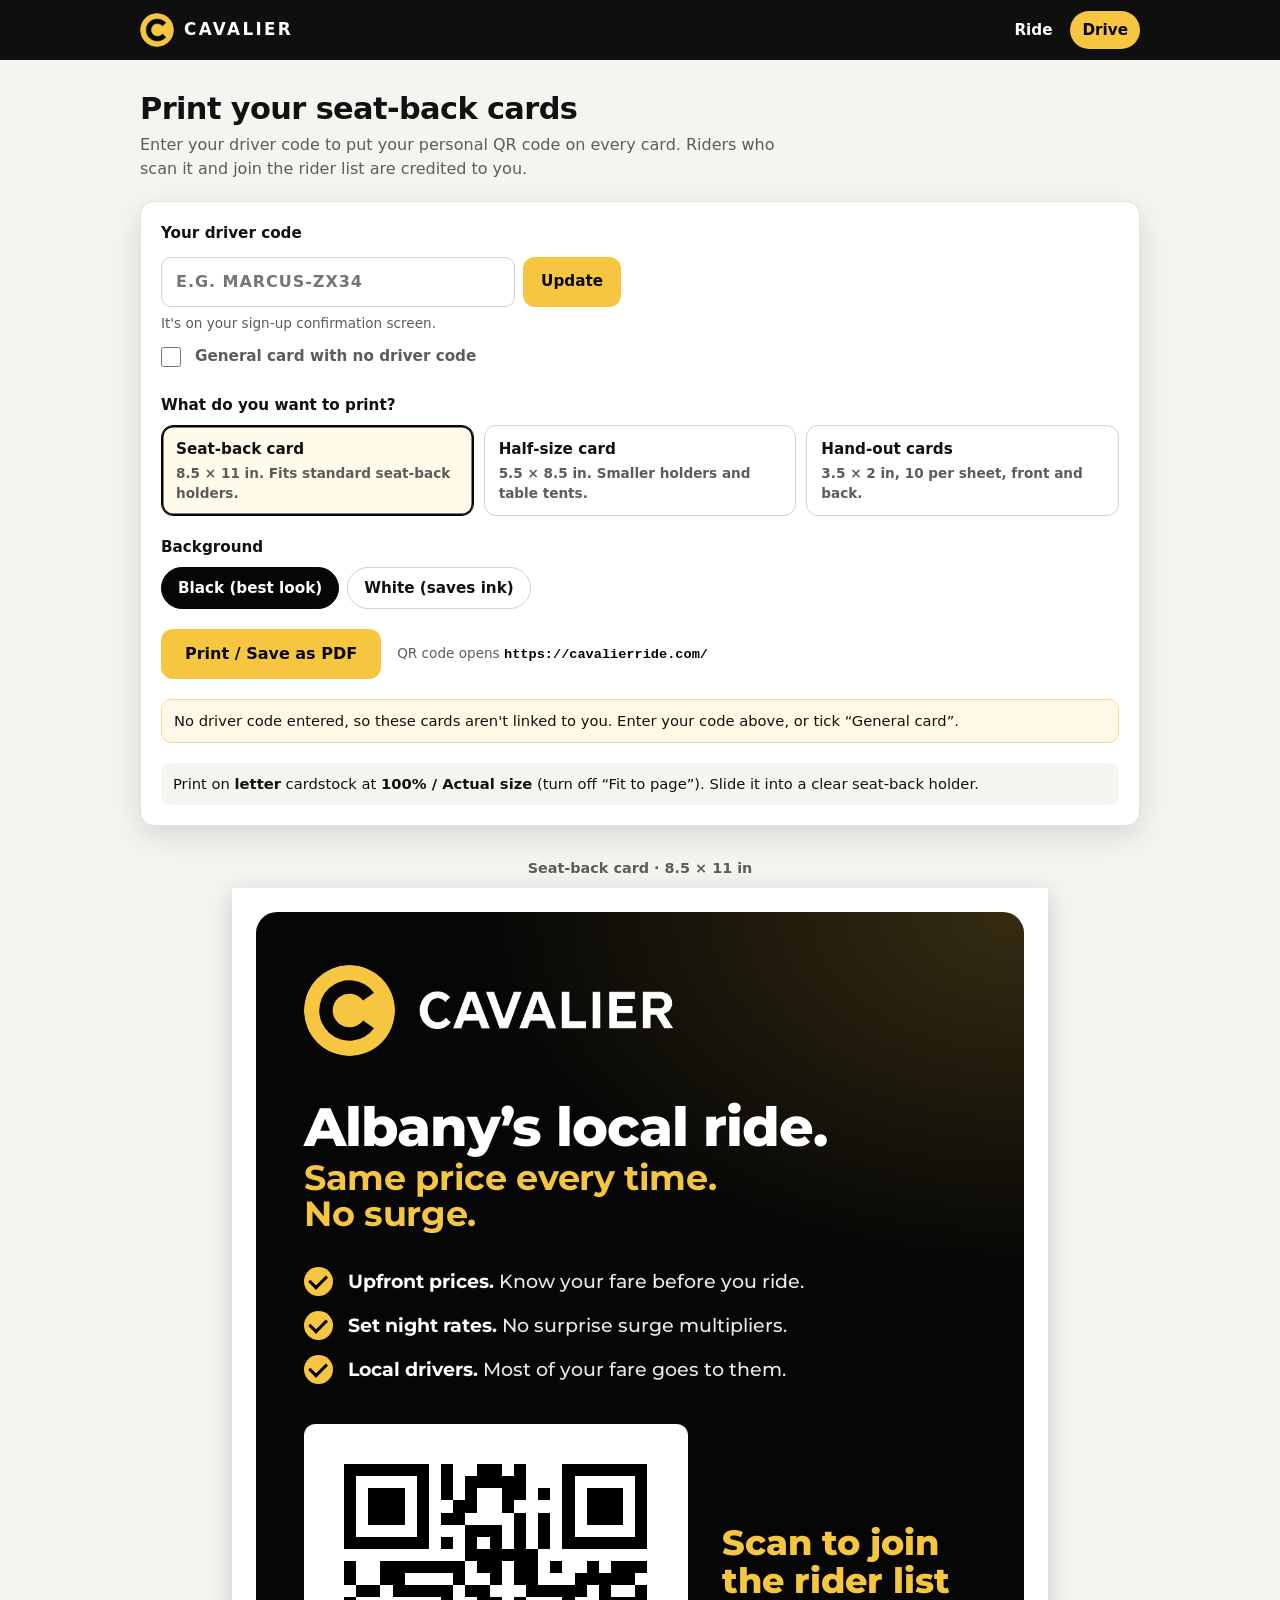
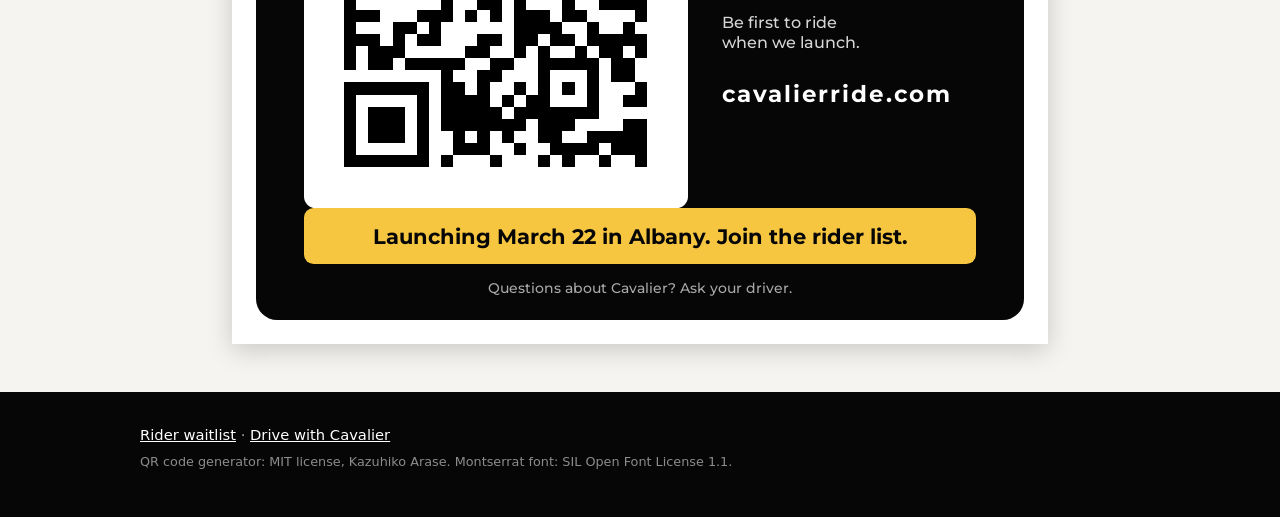
<file: print.html>
<!doctype html>
<html lang="en">
<head>
  <meta charset="utf-8">
  <meta name="viewport" content="width=device-width, initial-scale=1, viewport-fit=cover">
  <title>Print your Cavalier seat-back cards</title>
  <meta name="description" content="Print Cavalier seat-back cards and hand-out cards with your personal rider referral QR code.">
  <meta name="robots" content="noindex">
  <meta name="theme-color" content="#060606">
  <link rel="icon" type="image/png" sizes="32x32" href="assets/favicon-32.png">
  <link rel="apple-touch-icon" sizes="180x180" href="assets/apple-touch-icon.png">
  <link rel="preload" href="assets/fonts/montserrat-latin.woff2" as="font" type="font/woff2" crossorigin>
  <link rel="stylesheet" href="css/styles.css?v=20261027b">
  <link rel="stylesheet" href="css/print.css">
  <style id="page-size">@page { size: 8.5in 11in; margin: 0; }</style>
</head>
<body class="print-tool">
  <header class="site-header no-print">
    <div class="wrap header-inner">
      <a class="brand" href="./" aria-label="Cavalier home"><img class="brand-logo" src="assets/mark-96.png" width="34" height="34" alt=""><span class="brand-name">Cavalier</span></a>
      <nav class="header-nav" aria-label="Pages">
        <a href="./" class="nav-plain">Ride</a>
        <a href="drive.html" class="nav-cta">Drive</a>
      </nav>
    </div>
  </header>

  <main class="pt-main no-print">
    <div class="wrap">
      <h1 class="pt-title">Print your seat-back cards</h1>
      <p class="pt-lede">Enter your driver code to put your personal QR code on every card. Riders who scan it and join the rider list are credited to you.</p>

      <form class="pt-controls" id="pt-form" novalidate>
        <div class="pt-row">
          <div class="field pt-code-field">
            <label for="pt-code">Your driver code</label>
            <div class="pt-code-row">
              <input id="pt-code" name="code" type="text" autocapitalize="characters" autocomplete="off" spellcheck="false" placeholder="e.g. MARCUS-ZX34" maxlength="20">
              <button class="btn btn-primary btn-small" type="submit">Update</button>
            </div>
            <p class="pt-hint" id="pt-code-hint">It's on your sign-up confirmation screen.</p>
            <label class="check pt-nocode"><input type="checkbox" id="pt-nocode"> <span>General card with no driver code</span></label>
          </div>
        </div>

        <fieldset class="field">
          <legend>What do you want to print?</legend>
          <div class="pt-layouts" role="radiogroup">
            <label class="pt-layout"><input type="radio" name="layout" value="seatback" checked><span><strong>Seat-back card</strong><small>8.5 × 11 in. Fits standard seat-back holders.</small></span></label>
            <label class="pt-layout"><input type="radio" name="layout" value="half"><span><strong>Half-size card</strong><small>5.5 × 8.5 in. Smaller holders and table tents.</small></span></label>
            <label class="pt-layout"><input type="radio" name="layout" value="cards"><span><strong>Hand-out cards</strong><small>3.5 × 2 in, 10 per sheet, front and back.</small></span></label>
          </div>
        </fieldset>

        <div class="pt-row pt-options">
          <fieldset class="field">
            <legend>Background</legend>
            <div class="chips">
              <label class="chip"><input type="radio" name="theme" value="dark" checked><span>Black (best look)</span></label>
              <label class="chip"><input type="radio" name="theme" value="light"><span>White (saves ink)</span></label>
            </div>
          </fieldset>
          <fieldset class="field" id="pt-half-opt" hidden>
            <legend>Half-size paper</legend>
            <div class="chips">
              <label class="chip"><input type="radio" name="half" value="2up" checked><span>2 per letter sheet</span></label>
              <label class="chip"><input type="radio" name="half" value="single"><span>One 5.5 × 8.5 page</span></label>
            </div>
          </fieldset>
        </div>

        <div class="pt-print-row">
          <button class="btn btn-primary" type="button" id="pt-print">Print / Save as PDF</button>
          <p class="pt-url">QR code opens <code id="pt-url"></code></p>
        </div>
        <p class="pt-warn" id="pt-warn" hidden></p>
        <div class="pt-tips" id="pt-tips"></div>
      </form>
    </div>
  </main>

  <section class="pt-preview" id="pt-preview" aria-label="Print preview"></section>

  <footer class="site-footer no-print">
    <div class="wrap">
      <p><a href="./">Rider waitlist</a> · <a href="drive.html">Drive with Cavalier</a></p>
      <p class="fine">QR code generator: MIT license, Kazuhiko Arase. Montserrat font: SIL Open Font License 1.1.</p>
    </div>
  </footer>

  <script src="js/config.js?v=20261027a"></script>
  <script src="js/vendor/qrcode.js"></script>
  <script src="js/print.js?v=20261027b"></script>
</body>
</html>
</file>
<file: css/styles.css>
:root{
  --black:#060606; --black-2:#161616; --ink:#111111; --muted:#5c5c5c;
  --gold:#f6c641; --gold-2:#e0ad2c; --bg:#ffffff; --bg-alt:#f5f4f0;
  --line:#e4e2dc; --err:#b42318; --ok:#1a7f4b; --radius:14px;
  --shadow:0 10px 30px rgba(0,0,0,.12);
  --font:system-ui,-apple-system,"Segoe UI",Roboto,"Helvetica Neue",Arial,sans-serif;
}
*{box-sizing:border-box}
[hidden]{display:none!important}
section[id],#thanks{scroll-margin-top:72px}
html{scroll-behavior:smooth;scroll-padding-top:76px;-webkit-text-size-adjust:100%}
body{margin:0;font-family:var(--font);color:var(--ink);background:var(--bg);line-height:1.5;font-size:16px}
img,svg{max-width:100%;display:block}
.wrap{width:100%;max-width:1040px;margin:0 auto;padding:0 20px}
.narrow{max-width:560px}
h1,h2,h3,h4{line-height:1.15;margin:0 0 .5em}
h2{font-size:1.6rem;letter-spacing:-.01em}
a{color:inherit}
:focus-visible{outline:3px solid var(--gold);outline-offset:2px;border-radius:6px}

/* Header */
.site-header{position:sticky;top:0;z-index:10;background:rgba(6,6,6,.96);backdrop-filter:saturate(1.4) blur(8px);color:#fff}
.header-inner{display:flex;align-items:center;justify-content:space-between;height:60px}
.brand{display:inline-flex;align-items:center;gap:10px;font-weight:800;font-size:1.2rem;text-decoration:none;letter-spacing:.01em}
.brand-logo{width:34px;height:34px;border-radius:50%}
.brand-name{text-transform:uppercase;letter-spacing:.14em;font-size:1.05rem}
.header-nav{display:flex;gap:6px}
.header-nav a{text-decoration:none;padding:8px 12px;border-radius:999px;font-weight:600;font-size:.95rem}
.nav-cta{background:var(--gold);color:var(--black)}

/* Hero */
.hero{background:radial-gradient(120% 80% at 100% 0%,#2b2310 0%,var(--black) 58%);color:#fff;padding:48px 0 56px}
.pill{display:inline-block;margin:0 0 18px;padding:6px 12px;border:1px solid rgba(246,198,65,.5);color:var(--gold);border-radius:999px;font-size:.85rem;font-weight:600}
.hero h1{font-size:2.15rem;letter-spacing:-.02em;margin-bottom:16px}
.accent{color:var(--gold)}
.hero-savings{color:var(--gold);font-weight:700;font-size:1.2rem;margin:-6px 0 14px}
@media (min-width:720px){.hero-savings{font-size:1.45rem}}
.lede{color:#d0d0d0;font-size:1.05rem;max-width:36em;margin:0 0 26px}
.hero-ctas{display:flex;flex-direction:column;gap:12px}

/* Buttons */
.btn{display:inline-flex;align-items:center;justify-content:center;gap:8px;min-height:50px;padding:0 22px;border-radius:12px;border:2px solid transparent;font:inherit;font-weight:700;font-size:1rem;text-decoration:none;cursor:pointer;transition:transform .05s,background .15s}
.btn:active{transform:translateY(1px)}
.btn-primary{background:var(--gold);color:var(--black)}
.btn-primary:hover{background:var(--gold-2)}
.btn-primary[disabled]{opacity:.6;cursor:wait}
.btn-ghost{background:transparent;border-color:currentColor;color:inherit}
.hero .btn-ghost{color:#fff;border-color:rgba(255,255,255,.45)}
.btn-block{width:100%}
.btn-small{min-height:42px;padding:0 16px;font-size:.95rem}
.btn-link{background:none;border:0;color:var(--muted);text-decoration:underline;font-weight:600;margin-top:18px;min-height:44px}

/* Countdown */
.countdown{display:grid;grid-template-columns:repeat(4,1fr);gap:8px;margin-top:28px;max-width:360px}
.countdown div{background:rgba(255,255,255,.07);border:1px solid rgba(255,255,255,.12);border-radius:12px;padding:10px 4px;text-align:center}
.countdown span{display:block;font-size:1.5rem;font-weight:800;font-variant-numeric:tabular-nums}
.countdown small{display:block;color:#a8a8a8;font-size:.72rem;text-transform:uppercase;letter-spacing:.08em}
.countdown-lg{margin:20px auto 6px}
.countdown-lg div{background:var(--black);border-color:var(--black)}
.countdown-lg span{color:var(--gold)}

/* Sections */
.section{padding:48px 0}
.section-alt{background:var(--bg-alt)}
.section-lede{color:var(--muted);margin:-4px 0 20px}
.cards{display:grid;gap:14px;margin-top:20px}
.card{background:#fff;border:1px solid var(--line);border-radius:var(--radius);padding:20px}
.card h3{font-size:1.1rem;margin-bottom:4px}
.card p{margin:0;color:var(--muted)}
.icon{width:40px;height:40px;border-radius:10px;background:var(--black);color:var(--gold);display:grid;place-items:center;font-weight:800;margin-bottom:12px}
.perks{list-style:none;padding:0;margin:0 0 24px;display:grid;gap:10px}
.perks li{position:relative;background:#fff;border:1px solid var(--line);border-radius:12px;padding:14px 14px 14px 44px}
.perks li::before{content:"✓";position:absolute;left:14px;top:13px;width:20px;height:20px;border-radius:50%;background:var(--gold);color:var(--black);font-weight:800;font-size:.75rem;display:grid;place-items:center}
.perks strong{color:var(--black)}

/* Tabs */
.tabs{display:grid;grid-template-columns:1fr 1fr;background:var(--bg-alt);border-radius:12px;padding:4px;margin:16px 0 18px}
.tabs button{font:inherit;font-weight:700;border:0;background:transparent;color:var(--muted);min-height:46px;border-radius:9px;cursor:pointer}
.tabs button[aria-selected="true"]{background:var(--black);color:#fff;box-shadow:var(--shadow)}
.ref-note{background:#fff8e6;border:1px solid #f5dc96;border-radius:10px;padding:10px 12px;font-size:.92rem;margin:0 0 14px}

/* Forms */
.form{display:grid;gap:16px}
.field{display:grid;gap:6px;border:0;margin:0;padding:0;min-width:0}
.field label,.field legend{font-weight:600;font-size:.95rem;padding:0;margin-bottom:6px}
.field legend{margin-bottom:8px}
.opt{color:var(--muted);font-weight:400}
input[type=text],input[type=tel],input[type=email],input[type=number]{width:100%;min-height:50px;padding:12px 14px;font:inherit;font-size:16px;color:var(--ink);background:#fff;border:1.5px solid #d2d2d2;border-radius:10px;-webkit-appearance:none;appearance:none}
input[type=number]{-moz-appearance:textfield}
input::-webkit-outer-spin-button,input::-webkit-inner-spin-button{-webkit-appearance:none;margin:0}
input:focus{border-color:var(--black);outline:none;box-shadow:0 0 0 3px rgba(246,198,65,.45)}
input[aria-invalid="true"]{border-color:var(--err)}
.error{margin:0;color:var(--err);font-size:.85rem;min-height:0}
.error:empty{display:none}
.check{display:grid;grid-template-columns:24px 1fr;gap:10px;align-items:start;font-size:.88rem;color:var(--muted)}
.check input{width:20px;height:20px;margin:2px 0 0;accent-color:var(--black)}
.chips{display:flex;flex-wrap:wrap;gap:8px}
.chip{position:relative;cursor:pointer;margin:0!important}
.chip input{position:absolute;opacity:0;width:1px;height:1px}
.chip span{display:inline-flex;align-items:center;min-height:42px;padding:0 16px;border:1.5px solid #d2d2d2;border-radius:999px;font-weight:600;font-size:.95rem;background:#fff}
.chip input:checked+span{background:var(--black);border-color:var(--black);color:#fff}
.chip input:focus-visible+span{outline:3px solid var(--gold);outline-offset:2px}
.hp{position:absolute;left:-9999px;width:1px;height:1px;overflow:hidden}
.form-status{margin:0;font-size:.9rem;color:var(--err);text-align:center}
.form-status:empty{display:none}
.privacy{margin:0;text-align:center;color:var(--muted);font-size:.85rem}

/* Thank you */
.thanks{text-align:center;background:#fff;border:1px solid var(--line);border-radius:var(--radius);box-shadow:var(--shadow);padding:28px 20px;outline:none}
.check-badge{width:56px;height:56px;border-radius:50%;background:var(--gold);color:var(--black);font-size:1.7rem;font-weight:800;display:grid;place-items:center;margin:0 auto 14px}
.thanks h3{font-size:1.45rem}
.thanks p{color:var(--muted);margin:0 0 6px}
.launch-line{font-weight:600;color:var(--black)!important}
.launch-line:empty{display:none}
.store-btns{display:grid;gap:10px;margin-top:18px}
.store-btns .btn{background:var(--black);color:#fff}
.referral{margin-top:22px;padding-top:22px;border-top:1px dashed var(--line)}
.referral h4{font-size:1rem;color:var(--muted);font-weight:600;margin-bottom:4px}
.ref-code{font-size:1.6rem;font-weight:800;letter-spacing:.06em;color:var(--black)!important;font-variant-numeric:tabular-nums;margin-bottom:12px!important}
.qr{width:200px;height:200px;margin:0 auto 14px;padding:10px;background:#fff;border:1px solid var(--line);border-radius:12px}
.qr svg{width:100%;height:100%}
.ref-link-row{display:grid;grid-template-columns:1fr auto;gap:8px}
.ref-link-row input{min-height:42px;font-size:14px;padding:8px 10px;color:var(--muted)}
.ref-link-row .btn{background:var(--black);color:#fff}
.ref-actions{display:flex;gap:8px;justify-content:center;margin-top:10px;color:var(--black)}
.fine{font-size:.8rem;color:var(--muted)}
.print-cards-btn{margin-top:10px}
.referral .fine{margin-top:12px}

/* Footer */
.site-footer{background:var(--black);color:#a8a8a8;padding:32px 0 40px;font-size:.92rem}
.site-footer p{margin:0 0 6px}
.footer-logo{width:150px;height:auto;margin:0 0 14px -8px}
.site-footer a{color:#fff}

/* Larger screens */
@media (min-width:720px){
  .hero{padding:80px 0 88px}
  .hero h1{font-size:3.2rem}
  .hero-ctas{flex-direction:row}
  .cards{grid-template-columns:repeat(3,1fr)}
  .cards-4{grid-template-columns:repeat(2,1fr)}
  .perks{grid-template-columns:1fr 1fr}
  .section{padding:72px 0}
  h2{font-size:2rem}
  .store-btns{grid-template-columns:1fr 1fr}
}
@media (prefers-reduced-motion:reduce){html{scroll-behavior:auto}*{transition:none!important}}
.site-footer .fine{color:#8c8c8c}

/* ===== Driver page (drive.html) — new classes only; rider page unaffected ===== */
.nav-plain{color:#fff}
.nav-wide{display:none}
.hero-points{list-style:none;padding:0;margin:26px 0 0;display:flex;flex-wrap:wrap;gap:8px 18px;color:#cfcfcf;font-size:.95rem}
.hero-points strong{color:var(--gold)}
.steps{list-style:none;padding:0;margin:0 0 24px;display:grid;gap:10px}
.steps li{display:flex;gap:14px;align-items:center;background:#fff;border:1px solid var(--line);border-radius:12px;padding:14px}
.step-n{flex:none;width:32px;height:32px;border-radius:50%;background:var(--black);color:var(--gold);font-weight:800;display:grid;place-items:center}
.steps strong{color:var(--black)}

.calc{background:var(--black);color:#fff;border-radius:18px;padding:22px 20px;box-shadow:var(--shadow)}
.calc-label{display:block;color:#bdbdbd;font-weight:600;font-size:.95rem}
.calc-amount{font-size:2.6rem;font-weight:800;color:var(--gold);font-variant-numeric:tabular-nums;line-height:1.1;margin:4px 0 12px}
.calc-range{--fill:40%;width:100%;height:36px;margin:0;background:transparent;-webkit-appearance:none;appearance:none;cursor:pointer}
.calc-range::-webkit-slider-runnable-track{height:8px;border-radius:99px;background:linear-gradient(to right,var(--gold) var(--fill),#3a3a3a var(--fill))}
.calc-range::-moz-range-track{height:8px;border-radius:99px;background:#3a3a3a}
.calc-range::-moz-range-progress{height:8px;border-radius:99px;background:var(--gold)}
.calc-range::-webkit-slider-thumb{-webkit-appearance:none;width:28px;height:28px;margin-top:-10px;border-radius:50%;background:#fff;border:4px solid var(--gold);box-shadow:0 2px 8px rgba(0,0,0,.5)}
.calc-range::-moz-range-thumb{width:20px;height:20px;border-radius:50%;background:#fff;border:4px solid var(--gold)}
.calc-range:focus-visible{outline:3px solid var(--gold);outline-offset:4px}
.calc-scale{display:flex;justify-content:space-between;color:#8c8c8c;font-size:.78rem;margin:2px 0 16px}
.calc-bar{display:flex;height:14px;border-radius:99px;overflow:hidden;background:#2a2a2a;margin-bottom:16px}
.calc-bar-fee{background:#8a8a8a;transition:width .15s}
.calc-bar-keep{background:var(--gold);transition:width .15s}
.calc-out{display:grid;grid-template-columns:1fr 1fr;gap:10px;margin:0}
.calc-out>div{background:var(--black-2);border:1px solid #262626;border-radius:12px;padding:12px 14px}
.calc-out dt{color:#bdbdbd;font-size:.85rem;font-weight:600}
.calc-out dd{margin:2px 0 0;font-size:1.6rem;font-weight:800;font-variant-numeric:tabular-nums}
.calc-keep dd{color:var(--gold)}
.calc-sub{margin:0;color:#8c8c8c;font-size:.8rem}
.calc-note{margin:14px 0 0;color:#a8a8a8;font-size:.85rem}

.contrast{display:grid;gap:12px;margin-top:20px}
.contrast-col{border:1px solid var(--line);border-radius:var(--radius);padding:18px;background:var(--bg-alt)}
.contrast-col h3{font-size:1.05rem;margin-bottom:4px;color:var(--muted)}
.contrast-col p{margin:0;color:var(--muted)}
.contrast-us{background:#fff8e6;border-color:#f5dc96}
.contrast-us h3{color:var(--black)}
.contrast-us p{color:var(--ink)}

.section-dark{background:var(--black);color:#fff}
.section-dark .section-lede{color:#a8a8a8}
.rate-grid{display:grid;grid-template-columns:1fr 1fr;gap:10px;margin:20px 0 22px}
.rate{background:var(--black-2);border:1px solid #262626;border-radius:12px;padding:14px;display:flex;flex-direction:column;gap:2px}
.rate:last-child{grid-column:span 2}
.rate-val{font-size:1.5rem;font-weight:800;color:var(--gold);font-variant-numeric:tabular-nums}
.rate-val small{font-size:.85rem;color:#d8b23a;font-weight:700}
.rate-name{color:#d0d0d0;font-size:.9rem;line-height:1.3}
.perks-dark{margin:0}
.perks-dark li{background:var(--black-2);border-color:#262626;color:#d0d0d0}
.perks-dark strong{color:#fff}

.tbd{display:block;width:max-content;max-width:100%;margin-top:8px;padding:2px 8px;border-radius:6px;background:#fff1c7;color:#6b4e00;font-size:.78rem;font-weight:700}
.tbd-banner{background:#fff8e6;border:1px dashed #e0ad2c;border-radius:10px;padding:10px 12px;font-size:.92rem;font-weight:600;margin:0 0 16px}
.promise{background:var(--black);color:#fff;border-radius:18px;padding:26px 22px;border-left:6px solid var(--gold)}
.promise p{color:#d0d0d0;margin:0 0 14px}
.promise-list{list-style:none;padding:0;margin:0 0 16px;display:grid;gap:8px}
.promise-list li{padding-left:26px;position:relative;font-weight:600}
.promise-list li::before{content:"✓";position:absolute;left:0;color:var(--gold);font-weight:800}
.text-link{color:var(--gold)!important;font-weight:600}
.req-list{list-style:none;padding:0;margin:0 0 14px;display:grid;gap:8px}
.req-list li{background:#fff;border:1px solid var(--line);border-radius:10px;padding:12px 58px 12px 40px;position:relative}
.req-list li::before{content:"•";position:absolute;left:16px;top:8px;color:var(--gold-2);font-size:1.4rem;line-height:1.2}
/* Requirements checklist (drive.html) */
.req-intro{margin:0 0 10px;font-size:1.05rem;color:var(--black)}
.req-checklist li{padding:0;border:0;background:none}
.req-checklist li::before{content:none}
.req-item{display:grid;grid-template-columns:30px 1fr;gap:12px;align-items:start;min-height:56px;padding:14px 16px;background:#fff;border:1.5px solid var(--line);border-radius:12px;cursor:pointer;transition:border-color .15s,background .15s;-webkit-tap-highlight-color:transparent}
.req-item:hover{border-color:#c9c6bd}
.req-check{position:absolute;opacity:0;width:1px;height:1px;margin:0}
.req-box{width:28px;height:28px;border-radius:8px;border:2px solid var(--black);background:#fff;display:grid;place-items:center;margin-top:-2px;transition:background .15s,border-color .15s}
.req-box::after{content:"";width:8px;height:14px;border:solid var(--black);border-width:0 3px 3px 0;transform:rotate(45deg) translate(-1px,-2px);opacity:0}
.req-check:checked+.req-box{background:var(--gold);border-color:var(--black)}
.req-check:checked+.req-box::after{opacity:1}
.req-check:focus-visible+.req-box{outline:3px solid var(--gold);outline-offset:3px}
.req-item:has(.req-check:checked){border-color:var(--gold-2);background:#fffaf0}
.req-text{color:var(--ink)}
.req-progress{margin:0 0 14px;font-weight:700;color:var(--black)}
.req-progress .req-bar{display:block;height:8px;border-radius:99px;background:#e2dfd6;margin-top:8px;overflow:hidden}
.req-progress .req-bar i{display:block;height:100%;background:var(--gold);border-radius:99px;transition:width .2s}
.req-eligible{background:var(--black);color:#fff;border-radius:14px;padding:16px;margin:0 0 14px;border-left:6px solid var(--gold)}
.req-eligible p{margin:0 0 12px;color:var(--gold)}
.lock-note{background:var(--black);color:#fff;border-radius:12px;padding:14px 16px;margin:0 0 14px;border-left:6px solid var(--gold);display:flex;flex-wrap:wrap;gap:10px;align-items:center;justify-content:space-between}
.lock-note p{margin:0;flex:1 1 220px}
.lock-note span{color:var(--gold);font-weight:600}
.lock-note .btn{background:var(--gold);color:var(--black)}
.form-card.is-locked{opacity:.45;filter:grayscale(.4);pointer-events:none;user-select:none}
.form-card.is-locked .btn-primary[disabled]{cursor:not-allowed}

.faq details{border-bottom:1px solid var(--line)}
.faq summary{list-style:none;cursor:pointer;padding:16px 36px 16px 0;font-weight:700;position:relative;min-height:44px}
.faq summary::-webkit-details-marker{display:none}
.faq summary::after{content:"+";position:absolute;right:4px;top:12px;font-size:1.4rem;color:var(--gold-2);font-weight:700}
.faq details[open] summary::after{content:"–"}
.faq details p{margin:0 0 16px;color:var(--muted)}

.form-card{background:#fff;border:1px solid var(--line);border-radius:var(--radius);padding:20px}
.vehicle-row{display:grid;grid-template-columns:5.5rem 1fr 1fr;gap:8px}
.sub-label{display:block;font-size:.82rem;color:var(--muted);font-weight:600;margin-bottom:4px}
select{width:100%;min-height:50px;padding:12px 14px;font:inherit;font-size:16px;color:var(--ink);background:#fff url("data:image/svg+xml,%3Csvg xmlns='http://www.w3.org/2000/svg' width='12' height='8'%3E%3Cpath d='M1 1l5 5 5-5' fill='none' stroke='%23111' stroke-width='2'/%3E%3C/svg%3E") no-repeat right 14px center;border:1.5px solid #d2d2d2;border-radius:10px;-webkit-appearance:none;appearance:none}
select:focus{border-color:var(--black);outline:none;box-shadow:0 0 0 3px rgba(246,198,65,.45)}
.btn-inline{background:none;border:0;padding:0;font:inherit;color:var(--black);text-decoration:underline;font-weight:600;cursor:pointer}
.driver-link-note{margin:10px 0 0;font-size:.92rem}
.driver-link-note a{font-weight:700}

@media (min-width:720px){
  .nav-wide{display:inline-block}
  .steps{grid-template-columns:repeat(3,1fr)}
  .calc{padding:30px 32px}
  .pay-grid{display:grid;grid-template-columns:1.35fr 1fr;gap:24px;align-items:start}
  .pay-grid .contrast{margin-top:0}
  .rate-grid{grid-template-columns:repeat(4,1fr)}
  .perks-dark{grid-template-columns:repeat(3,1fr)}
  .form-card{padding:28px}
}

/* ===== Rider home page (index.html): sign-up card in the hero — new classes only ===== */
.hero-rider{padding:20px 0 28px}
.hero-rider .pill{margin-bottom:12px;font-size:.8rem}
.hero-rider h1{font-size:1.85rem;margin-bottom:10px}
.hero-rider .hero-savings{font-size:1.05rem;margin:0 0 16px}
.hero-grid{display:grid;gap:0}
.lede-wide,.countdown-wide{display:none}
.signup-card{background:#fff;color:var(--ink);border-radius:18px;box-shadow:0 18px 40px rgba(0,0,0,.35);padding:20px 18px 18px;scroll-margin-top:72px}
.signup-card h2{font-size:1.35rem;margin:0 0 2px}
.signup-sub{color:var(--muted);font-size:.92rem;margin:0 0 14px}
.signup-card .form{gap:12px}
.signup-card .thanks{border:0;box-shadow:none;padding:8px 0 0}
.drive-line{margin:16px 0 0;text-align:center;font-size:.98rem}
.drive-line a{color:var(--gold);font-weight:700;text-decoration:none;border-bottom:1px solid rgba(246,198,65,.45);padding-bottom:2px}
.drive-line a:hover{border-bottom-color:var(--gold)}
.why-cta{margin-top:24px}
.drive-banner{background:var(--black);color:#d0d0d0;padding:22px 0}
.drive-banner-inner{display:flex;flex-direction:column;gap:12px;align-items:flex-start}
.drive-banner p{margin:0}
.drive-banner strong{color:#fff}
@media (min-width:720px){
  .hero-rider{padding:56px 0 64px}
  .hero-rider h1{font-size:3rem}
  .hero-rider .hero-savings{font-size:1.35rem}
  .hero-grid{grid-template-columns:1.1fr .9fr;gap:24px 48px;align-items:center}
  .hero-copy{align-self:center}
  .lede-wide{display:block}
  .countdown-wide:not([hidden]){display:grid}
  .signup-card{padding:28px 26px 22px}
  .drive-line{grid-column:2;margin-top:0}
  .drive-banner-inner{flex-direction:row;align-items:center;justify-content:space-between}
}

@media (min-width:980px){.cards-4{grid-template-columns:repeat(4,1fr)}}
</file>
<file: css/print.css>
/* Cavalier print generator (print.html): screen UI + real-size print layouts. Sizes are in inches. */
@font-face{font-family:"Montserrat Print";src:url("../assets/fonts/montserrat-latin.woff2") format("woff2");font-weight:100 900;font-style:normal;font-display:block}

/* ---------- screen UI ---------- */
.print-tool{background:var(--bg-alt)}
.pt-main{padding:32px 0 8px}
.pt-title{font-size:1.9rem;letter-spacing:-.02em;margin-bottom:6px}
.pt-lede{color:var(--muted);margin:0 0 20px;max-width:40em}
.pt-controls{display:grid;gap:20px;background:#fff;border:1px solid var(--line);border-radius:var(--radius);padding:20px;box-shadow:var(--shadow)}
.pt-code-row{display:grid;grid-template-columns:1fr auto;gap:8px}
.pt-code-row input{font-weight:700;letter-spacing:.06em;text-transform:uppercase}
.pt-code-row .btn{min-height:50px}
.pt-hint{margin:0;color:var(--muted);font-size:.85rem}
.pt-nocode{margin-top:6px}
.pt-layouts{display:grid;gap:10px}
.pt-layout{position:relative;cursor:pointer;margin:0!important}
.pt-layout input{position:absolute;opacity:0}
.pt-layout span{display:grid;gap:2px;border:1.5px solid #d2d2d2;border-radius:12px;padding:12px 14px;background:#fff}
.pt-layout small{color:var(--muted);font-size:.85rem}
.pt-layout input:checked+span{border-color:var(--black);box-shadow:inset 0 0 0 1.5px var(--black);background:#fffaea}
.pt-layout input:focus-visible+span{outline:3px solid var(--gold);outline-offset:2px}
.pt-options{display:grid;gap:16px}
.pt-print-row{display:grid;gap:8px}
.pt-url{margin:0;font-size:.85rem;color:var(--muted);word-break:break-all}
.pt-url code{color:var(--black);font-weight:600}
.pt-warn{margin:0;background:#fff8e6;border:1px solid #f5dc96;border-radius:10px;padding:10px 12px;font-size:.92rem}
.pt-tips p{margin:0;font-size:.92rem;color:var(--ink);background:var(--bg-alt);border-radius:10px;padding:10px 12px}
@media (min-width:720px){
  .pt-layouts{grid-template-columns:repeat(3,1fr)}
  .pt-options{grid-template-columns:auto auto;justify-content:start;column-gap:40px}
  .pt-print-row{grid-template-columns:auto 1fr;align-items:center;gap:16px}
  .pt-code-field{max-width:460px}
}
.pt-preview{padding:24px 20px 48px;display:grid;justify-items:center;gap:28px}
.sheet-wrap{width:100%;max-width:900px;display:grid;justify-items:center}
.sheet-label{margin:0 0 8px;font-weight:700;font-size:.9rem;color:var(--muted)}
.sheet-scale{position:relative;overflow:hidden;box-shadow:0 6px 24px rgba(0,0,0,.18)}
.sheet-scale .sheet{transform-origin:0 0}

/* ---------- sheets (real size) ---------- */
.sheet{position:relative;overflow:hidden;background:#fff;color:#060606;font-family:"Montserrat Print",Montserrat,"Helvetica Neue",Arial,sans-serif;line-height:1.2;-webkit-print-color-adjust:exact;print-color-adjust:exact}
.sheet *{box-sizing:border-box}
.sheet p,.sheet h2,.sheet ul{margin:0;padding:0}
.sheet img{display:block;max-width:none}
.sheet--letter{width:8.5in;height:11in}
.sheet--letter-land{width:11in;height:8.5in;display:flex}
.sheet--half{width:5.5in;height:8.5in}
.qr-svg{display:block;width:100%;height:100%}

/* ---------- poster (seat-back card) ---------- */
.poster{width:100%;height:100%;padding:.25in}            /* white frame: safe on printers that can't print to the edge */
.sheet--letter-land .poster{width:5.5in;height:8.5in;flex:none;padding:.22in}
.sheet--half .poster{padding:.22in}
.p-panel{height:100%;border-radius:.22in;background:#060606;color:#fff;display:flex;flex-direction:column;position:relative;overflow:hidden}
.p-panel::before{content:"";position:absolute;inset:0;background:radial-gradient(120% 60% at 100% 0%,rgba(246,198,65,.20) 0%,rgba(246,198,65,0) 60%);pointer-events:none}
.p-panel>*{position:relative}
.p-brand{display:flex;align-items:center}
.c-mark{border-radius:50%}
.p-head{font-weight:800;letter-spacing:-.02em;line-height:1.05}
.p-head span{display:block;color:#F6C641;font-weight:700;letter-spacing:-.01em;margin-top:.12em}
.p-benefits{list-style:none;display:grid}
.p-benefits li{display:flex;align-items:center;color:#e9e9e9;font-weight:500}
.p-benefits b{color:#fff;font-weight:700}
.p-tick{flex:none;border-radius:50%;background:#F6C641;position:relative}
.p-tick::after{content:"";position:absolute;left:50%;top:45%;width:28%;height:50%;border:solid #060606;border-width:0 .16em .16em 0;transform:translate(-50%,-50%) rotate(45deg)}
.p-qrblock{display:flex;align-items:center}
.p-qrbox{flex:none;background:#fff;border-radius:.12in}
.p-cta{font-weight:800;color:#F6C641;line-height:1.1}
.p-ctasub{color:#d6d6d6;font-weight:500;text-wrap:balance}
.p-code{color:#bdbdbd;font-weight:500}
.p-code span{text-transform:uppercase;letter-spacing:.12em;font-size:.8em}
.p-code b{color:#fff;font-weight:700;letter-spacing:.08em;white-space:nowrap}
.p-launch{margin-top:auto!important;font-weight:700;color:#060606;background:#F6C641;border-radius:.1in;text-align:center}
.p-ask{text-align:center;color:#a8a8a8;font-weight:500}

/* letter 8.5 x 11 */
.poster--letter .p-panel{padding:.55in .5in .45in}
.poster--letter .c-mark{width:.95in;height:.95in}
.poster--letter .c-word{height:.4in;margin-left:.25in}
.poster--letter .p-head{font-size:.56in;margin-top:.45in}
.poster--letter .p-head span{font-size:.36in}
.poster--letter .p-benefits{gap:.16in;margin-top:.36in;font-size:.2in}
.poster--letter .p-benefits li{gap:.16in}
.poster--letter .p-tick{width:.3in;height:.3in;font-size:.2in}
.poster--letter .p-qrblock{margin-top:.42in;gap:.35in}
.poster--letter .p-qrbox{width:4in;height:4in;padding:.42in}          /* 3.16 in QR + white quiet zone */
.poster--letter .p-cta{font-size:.36in}
.poster--letter .p-ctasub{font-size:.17in;margin-top:.14in}
.poster--letter .p-code{font-size:.16in;margin-top:.3in}
.poster--letter .p-code b{display:block;font-size:.24in;margin-top:.04in}
.poster--letter .p-code b.long{font-size:.17in}
.poster--letter .p-launch{font-size:.22in;padding:.16in .2in;margin-bottom:.16in}
.poster--letter .p-ask{font-size:.15in}

/* half 5.5 x 8.5 */
.poster--half .p-panel{padding:.36in .32in .28in;text-align:left}
.poster--half .c-mark{width:.6in;height:.6in}
.poster--half .c-word{height:.25in;margin-left:.16in}
.poster--half .p-head{font-size:.34in;margin-top:.3in}
.poster--half .p-head span{font-size:.215in}
.poster--half .p-benefits{gap:.09in;margin-top:.24in;font-size:.128in}
.poster--half .p-benefits li{gap:.1in}
.poster--half .p-tick{width:.2in;height:.2in;font-size:.13in}
.poster--half .p-qrblock{margin-top:.28in;flex-direction:column;align-items:center;text-align:center;gap:.14in}
.poster--half .p-qrbox{width:2.9in;height:2.9in;padding:.3in}          /* 2.3 in QR + white quiet zone */
.poster--half .p-cta{font-size:.22in}
.poster--half .p-ctasub{display:none}
.poster--half .p-code{font-size:.11in;margin-top:.06in}
.poster--half .p-code b{font-size:.14in;margin-left:.04in}
.poster--half .p-launch{font-size:.15in;padding:.1in .12in;margin-bottom:.1in}
.poster--half .p-ask{font-size:.1in}

.cutline{position:absolute;left:5.5in;top:.1in;bottom:.1in;border-left:.01in dashed #9a9a9a}

/* ---------- hand-out cards: 2 x 5 grid of 3.5 x 2 in, 0.75 in side / 0.5 in top margins ---------- */
.bleed{position:absolute;left:.6875in;top:.4375in;width:7.125in;height:10.125in;background:#060606}
.hc-grid{position:absolute;left:.75in;top:.5in;width:7in;height:10in;display:grid;grid-template-columns:3.5in 3.5in;grid-template-rows:repeat(5,2in)}
.crops{position:absolute;inset:0;width:8.5in;height:11in}
.hc{width:3.5in;height:2in;position:relative;overflow:hidden}
.hc-in{position:absolute;inset:.17in .2in}                                 /* safe area inside the trim */
.hc--front{background:#060606;color:#fff}
.hc--front::before{content:"";position:absolute;inset:0;background:radial-gradient(90% 90% at 100% 0%,rgba(246,198,65,.22) 0%,rgba(246,198,65,0) 60%)}
.hc-brand{display:flex;align-items:center}
.hc-brand .c-mark{width:.46in;height:.46in}
.hc-brand .c-word{height:.17in;margin-left:.11in}
.hc-head{margin-top:.2in!important;font-size:.2in;font-weight:800;letter-spacing:-.015em;line-height:1.1}
.hc-head span{display:block;font-size:.13in;font-weight:700;color:#F6C641;margin-top:.04in;letter-spacing:0}
.hc-foot{position:absolute;left:0;right:0;bottom:0;display:flex;justify-content:space-between;font-size:.074in;font-weight:600;color:#bdbdbd;letter-spacing:.06em;text-transform:uppercase}
.hc--back{background:#fff;color:#060606}
.hc--back .hc-in{inset:.14in .17in;display:flex;align-items:center;gap:.16in}
.hc-qr{flex:none;width:1.36in;height:1.36in;padding:.06in;margin-left:.04in}   /* QR 1.24 in; white card gives the quiet zone */
.hc-text{min-width:0}
.hc-cta{font-size:.125in;font-weight:800;line-height:1.12;text-wrap:balance}
.hc-sub{font-size:.078in;font-weight:500;color:#444;margin-top:.06in!important;line-height:1.25}
.hc-code{margin-top:.1in!important;border-top:.012in solid #F6C641;padding-top:.07in}
.hc-code span{display:block;font-size:.06in;letter-spacing:.12em;text-transform:uppercase;color:#666;font-weight:600}
.hc-url{font-size:.07in;font-weight:600;color:#444;margin-top:.05in!important;letter-spacing:.02em}
.hc-code b{display:block;font-size:.098in;font-weight:800;letter-spacing:.04em;white-space:nowrap;margin-top:.02in}

/* ---------- ink-saver (white) theme ---------- */
.theme-light .p-panel{background:#fff;color:#060606;border:.03in solid #060606}
.theme-light .p-panel::before{display:none}
.theme-light .c-word{filter:brightness(0)}
.theme-light .p-head span{color:#060606;text-decoration:underline;text-decoration-color:#F6C641;text-decoration-thickness:.14em;text-underline-offset:.12em;text-decoration-skip-ink:none}
.theme-light .p-benefits li{color:#333}
.theme-light .p-benefits b{color:#060606}
.theme-light .p-qrbox{border:.02in solid #e3e3e3}
.theme-light .p-cta{color:#060606}
.theme-light .p-ctasub{color:#444}
.theme-light .p-code{color:#555}
.theme-light .p-code b{color:#060606}
.theme-light .p-ask{color:#666}
.theme-light .bleed{display:none}
.theme-light .hc--front{background:#fff;color:#060606;box-shadow:inset 0 0 0 .01in #ddd}
.theme-light .hc--front::before{display:none}
.theme-light .hc-head span{color:#060606}
.theme-light .hc-foot{color:#666}
.theme-light .hc-brand .c-word{filter:brightness(0)}

/* ---------- printing ---------- */
@media print{
  html,body{margin:0!important;padding:0!important;background:#fff!important}
  .no-print,.sheet-label{display:none!important}
  .pt-preview{display:block;padding:0;margin:0}
  .sheet-wrap{display:block;max-width:none;width:auto}
  .sheet-scale{width:auto!important;height:auto!important;box-shadow:none;overflow:visible}
  .sheet{transform:none!important}
  .sheet-wrap+.sheet-wrap .sheet{break-before:page}
  .theme-light .hc--front{box-shadow:none}
}
</file>
